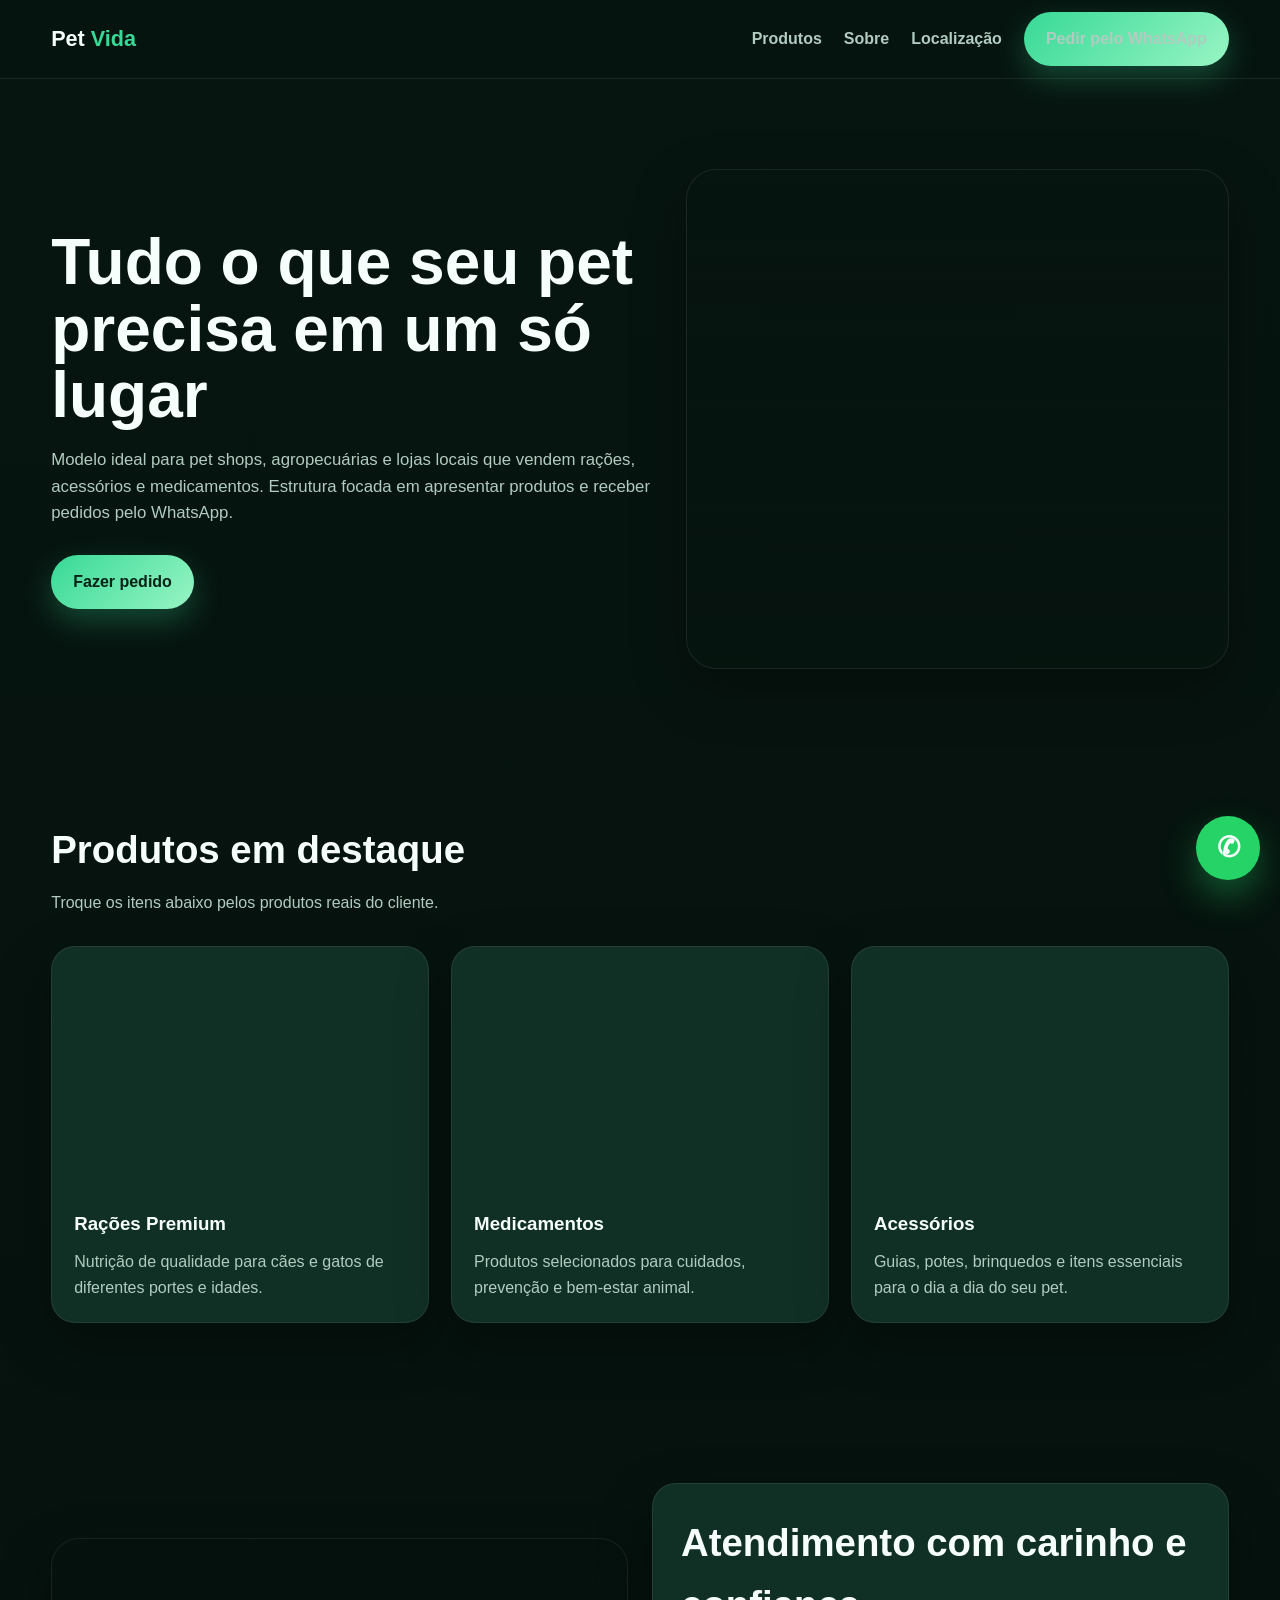
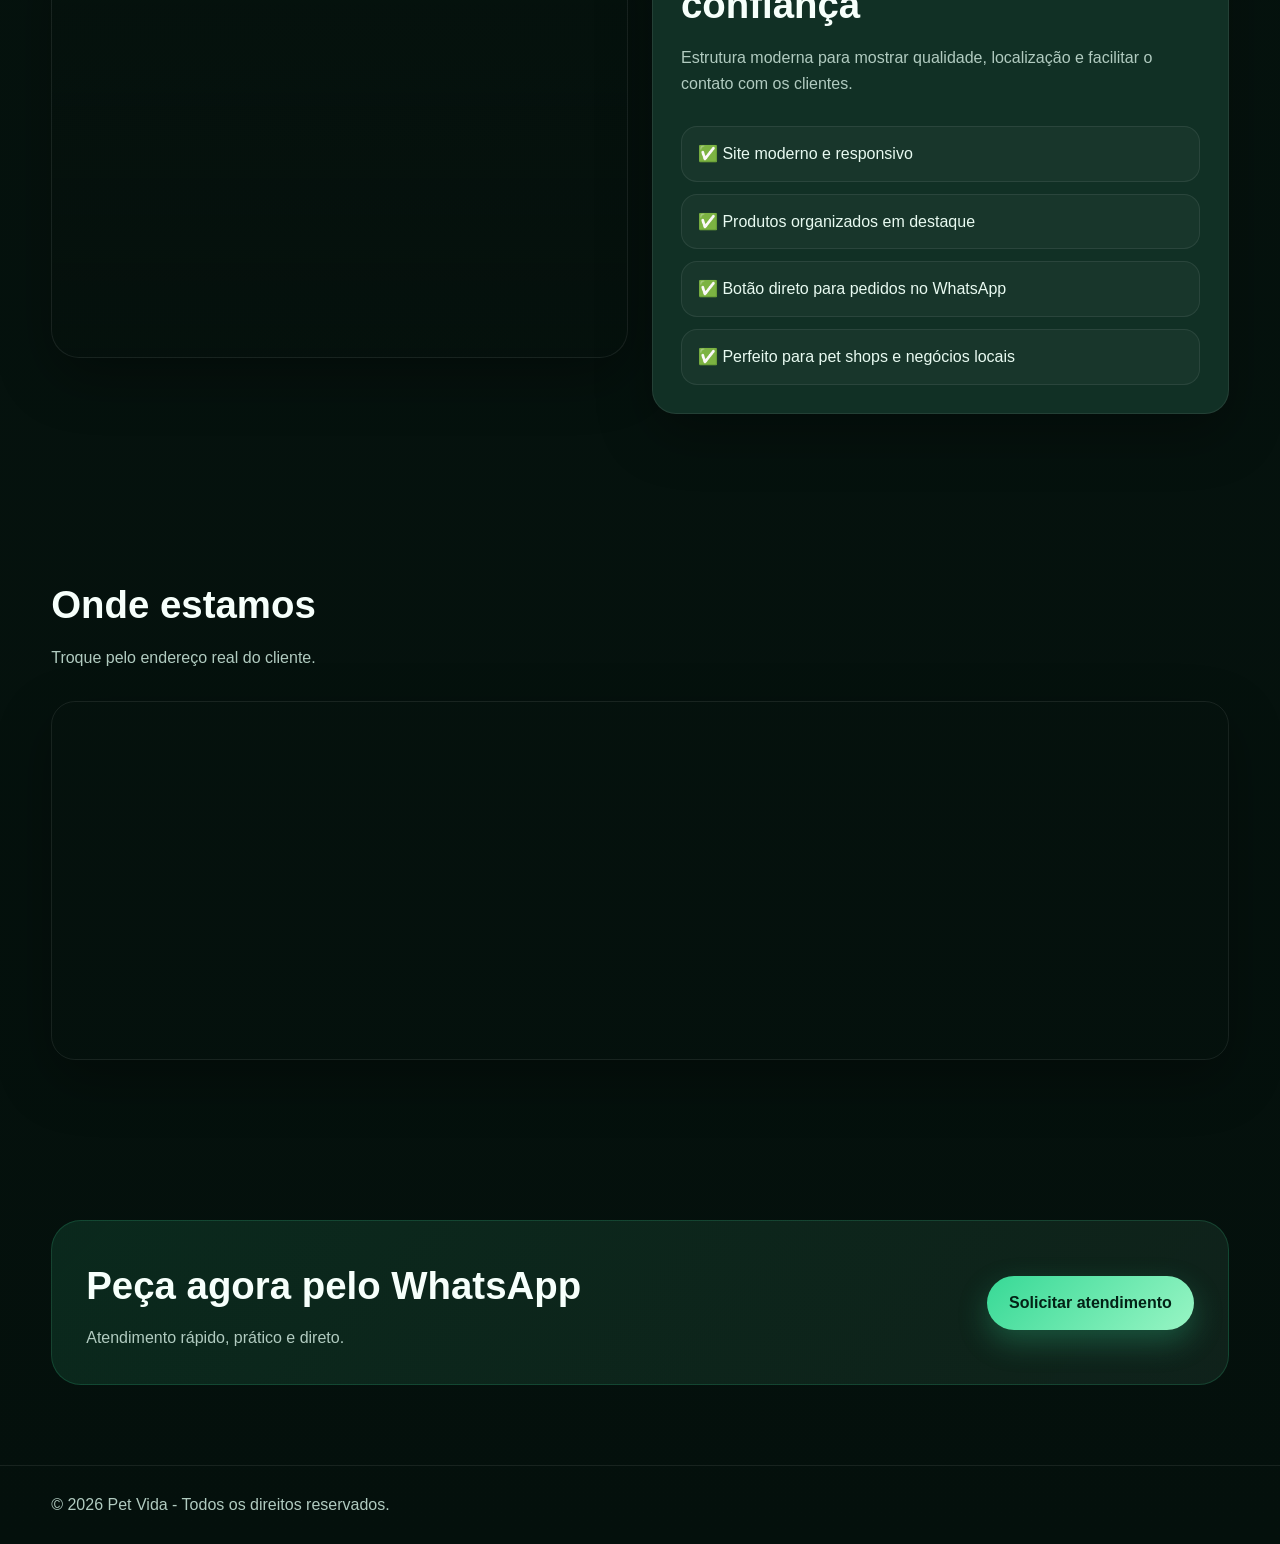
<file: aviario/index.html>
<!DOCTYPE html>
<html lang="pt-BR">
<head>
  <meta charset="UTF-8">
  <meta name="viewport" content="width=device-width, initial-scale=1.0">
  <title>Pet Vida | Produtos e Cuidados para seu Pet</title>
  <meta name="description" content="Pet shop com produtos, medicamentos, rações e atendimento pelo WhatsApp.">
  <style>
    :root{
      --bg:#071510;
      --bg-soft:#0c2018;
      --card:#113025;
      --line:rgba(255,255,255,.08);
      --text:#f6fffb;
      --muted:#b1cbc0;
      --primary:#37d996;
      --primary-2:#98f5c4;
      --radius:24px;
      --max:1200px;
      --shadow:0 20px 55px rgba(0,0,0,.32);
    }

    *{margin:0;padding:0;box-sizing:border-box}
    body{
      font-family:Arial, Helvetica, sans-serif;
      background:linear-gradient(180deg,#071510,#04100c);
      color:var(--text);
      line-height:1.6;
    }
    a{text-decoration:none;color:inherit}
    .container{width:min(92%,var(--max));margin:0 auto}

    .header{
      position:sticky;top:0;z-index:1000;
      background:rgba(7,21,16,.78);
      backdrop-filter:blur(12px);
      border-bottom:1px solid var(--line);
    }

    .nav{
      min-height:78px;
      display:flex;
      align-items:center;
      justify-content:space-between;
      gap:20px;
    }

    .logo{
      font-size:1.35rem;
      font-weight:800;
    }
    .logo span{color:var(--primary)}

    .menu{display:flex;gap:22px;align-items:center}
    .menu a{color:var(--muted);font-weight:600}
    .menu a:hover{color:#fff}

    .btn{
      padding:14px 22px;
      border-radius:999px;
      display:inline-flex;
      align-items:center;
      justify-content:center;
      font-weight:700;
      transition:.3s;
    }

    .btn-primary{
      background:linear-gradient(135deg,var(--primary),var(--primary-2));
      color:#032216;
      box-shadow:0 12px 30px rgba(55,217,150,.28);
    }

    .hero{
      padding:90px 0 70px;
    }

    .hero-grid{
      display:grid;
      grid-template-columns:1.05fr .95fr;
      gap:34px;
      align-items:center;
    }

    .hero h1{
      font-size:clamp(2.4rem,5vw,4.8rem);
      line-height:1.04;
      margin-bottom:18px;
    }

    .hero p{
      color:var(--muted);
      margin-bottom:28px;
      max-width:620px;
      font-size:1.05rem;
    }

    .hero-card{
      min-height:500px;
      border-radius:30px;
      background:
        linear-gradient(rgba(7,21,16,.18), rgba(7,21,16,.5)),
        url('https://images.unsplash.com/photo-1517849845537-4d257902454a?auto=format&fit=crop&w=1200&q=80') center/cover;
      border:1px solid var(--line);
      box-shadow:var(--shadow);
    }

    section{padding:80px 0}
    .section-title{
      font-size:clamp(1.8rem,3vw,3rem);
      margin-bottom:10px;
    }
    .section-subtitle{
      color:var(--muted);
      margin-bottom:30px;
      max-width:720px;
    }

    .grid-3{
      display:grid;
      grid-template-columns:repeat(3,1fr);
      gap:22px;
    }

    .card{
      background:var(--card);
      border:1px solid var(--line);
      border-radius:var(--radius);
      box-shadow:var(--shadow);
      overflow:hidden;
    }

    .card .content{
      padding:22px;
    }

    .card h3{margin-bottom:10px}
    .card p{color:var(--muted)}

    .product-image{
      height:240px;
      background-size:cover;
      background-position:center;
    }

    .about{
      display:grid;
      grid-template-columns:1fr 1fr;
      gap:24px;
      align-items:center;
    }

    .about-photo{
      min-height:420px;
      border-radius:28px;
      background:
        linear-gradient(rgba(6,16,12,.18), rgba(6,16,12,.45)),
        url('https://images.unsplash.com/photo-1450778869180-41d0601e046e?auto=format&fit=crop&w=1200&q=80') center/cover;
      border:1px solid var(--line);
      box-shadow:var(--shadow);
    }

    .about-box{
      background:var(--card);
      border:1px solid var(--line);
      border-radius:var(--radius);
      padding:28px;
      box-shadow:var(--shadow);
    }

    .about-box ul{
      list-style:none;
      margin-top:18px;
      display:grid;
      gap:12px;
    }

    .about-box li{
      padding:14px 16px;
      border-radius:16px;
      border:1px solid var(--line);
      background:rgba(255,255,255,.03);
      color:#e8faf1;
    }

    .map{
      border-radius:24px;
      overflow:hidden;
      border:1px solid var(--line);
      box-shadow:var(--shadow);
    }

    .cta{
      padding:34px;
      background:linear-gradient(135deg, rgba(55,217,150,.12), rgba(152,245,196,.08));
      border:1px solid rgba(55,217,150,.18);
      border-radius:30px;
      display:flex;
      align-items:center;
      justify-content:space-between;
      gap:20px;
      flex-wrap:wrap;
    }

    .footer{
      padding:26px 0;
      border-top:1px solid var(--line);
      color:var(--muted);
    }

    .whatsapp{
      position:fixed;
      right:20px;
      bottom:20px;
      width:64px;height:64px;border-radius:50%;
      background:#25D366;color:#fff;
      display:grid;place-items:center;
      font-size:28px;font-weight:700;
      z-index:999;
      box-shadow:0 16px 35px rgba(37,211,102,.35);
    }

    .mobile-toggle{
      display:none;
      background:none;border:none;color:#fff;
      font-size:1.8rem;cursor:pointer;
    }

    @media (max-width: 980px){
      .hero-grid,.grid-3,.about{grid-template-columns:1fr}
      .hero-card{min-height:360px}
    }

    @media (max-width: 768px){
      .mobile-toggle{display:block}
      .menu{
        display:none;
        position:absolute;
        top:78px;left:0;right:0;
        padding:20px;
        flex-direction:column;
        align-items:flex-start;
        background:#0b1b15;
        border-bottom:1px solid var(--line);
      }
      .menu.active{display:flex}
    }
  </style>
</head>
<body>
  <header class="header">
    <div class="container nav">
      <a href="#" class="logo">Pet <span>Vida</span></a>
      <button class="mobile-toggle" id="mobileToggle">☰</button>
      <nav class="menu" id="menu">
        <a href="#produtos">Produtos</a>
        <a href="#sobre">Sobre</a>
        <a href="#localizacao">Localização</a>
        <a href="https://wa.me/5541992274453" class="btn btn-primary">Pedir pelo WhatsApp</a>
      </nav>
    </div>
  </header>

  <main>
    <section class="hero">
      <div class="container hero-grid">
        <div>
          <h1>Tudo o que seu pet precisa em um só lugar</h1>
          <p>
            Modelo ideal para pet shops, agropecuárias e lojas locais que vendem rações, acessórios e medicamentos.
            Estrutura focada em apresentar produtos e receber pedidos pelo WhatsApp.
          </p>
          <a href="https://wa.me/5541992274453" class="btn btn-primary">Fazer pedido</a>
        </div>
        <div class="hero-card"></div>
      </div>
    </section>

    <section id="produtos">
      <div class="container">
        <h2 class="section-title">Produtos em destaque</h2>
        <p class="section-subtitle">Troque os itens abaixo pelos produtos reais do cliente.</p>

        <div class="grid-3">
          <article class="card">
            <div class="product-image" style="background-image:url('https://images.unsplash.com/photo-1583511655857-d19b40a7a54e?auto=format&fit=crop&w=900&q=80')"></div>
            <div class="content">
              <h3>Rações Premium</h3>
              <p>Nutrição de qualidade para cães e gatos de diferentes portes e idades.</p>
            </div>
          </article>

          <article class="card">
            <div class="product-image" style="background-image:url('https://images.unsplash.com/photo-1548199973-03cce0bbc87b?auto=format&fit=crop&w=900&q=80')"></div>
            <div class="content">
              <h3>Medicamentos</h3>
              <p>Produtos selecionados para cuidados, prevenção e bem-estar animal.</p>
            </div>
          </article>

          <article class="card">
            <div class="product-image" style="background-image:url('https://images.unsplash.com/photo-1583337130417-3346a1be7dee?auto=format&fit=crop&w=900&q=80')"></div>
            <div class="content">
              <h3>Acessórios</h3>
              <p>Guias, potes, brinquedos e itens essenciais para o dia a dia do seu pet.</p>
            </div>
          </article>
        </div>
      </div>
    </section>

    <section id="sobre">
      <div class="container about">
        <div class="about-photo"></div>
        <div class="about-box">
          <h2 class="section-title">Atendimento com carinho e confiança</h2>
          <p class="section-subtitle">
            Estrutura moderna para mostrar qualidade, localização e facilitar o contato com os clientes.
          </p>
          <ul>
            <li>✅ Site moderno e responsivo</li>
            <li>✅ Produtos organizados em destaque</li>
            <li>✅ Botão direto para pedidos no WhatsApp</li>
            <li>✅ Perfeito para pet shops e negócios locais</li>
          </ul>
        </div>
      </div>
    </section>

    <section id="localizacao">
      <div class="container">
        <h2 class="section-title">Onde estamos</h2>
        <p class="section-subtitle">Troque pelo endereço real do cliente.</p>

        <div class="map">
          <iframe
            src="https://www.google.com/maps?q=Joinville%20SC&output=embed"
            width="100%"
            height="350"
            style="border:0"
            loading="lazy">
          </iframe>
        </div>
      </div>
    </section>

    <section>
      <div class="container">
        <div class="cta">
          <div>
            <h2 class="section-title" style="margin-bottom:8px">Peça agora pelo WhatsApp</h2>
            <p class="section-subtitle" style="margin:0">Atendimento rápido, prático e direto.</p>
          </div>
          <a href="https://wa.me/5541992274453" class="btn btn-primary">Solicitar atendimento</a>
        </div>
      </div>
    </section>
  </main>

  <footer class="footer">
    <div class="container">© 2026 Pet Vida - Todos os direitos reservados.</div>
  </footer>

  <a class="whatsapp" href="https://wa.me/5541992274453">✆</a>

  <script>
    const mobileToggle = document.getElementById('mobileToggle');
    const menu = document.getElementById('menu');

    mobileToggle.addEventListener('click', () => {
      menu.classList.toggle('active');
    });
  </script>
</body>
</html>
</file>
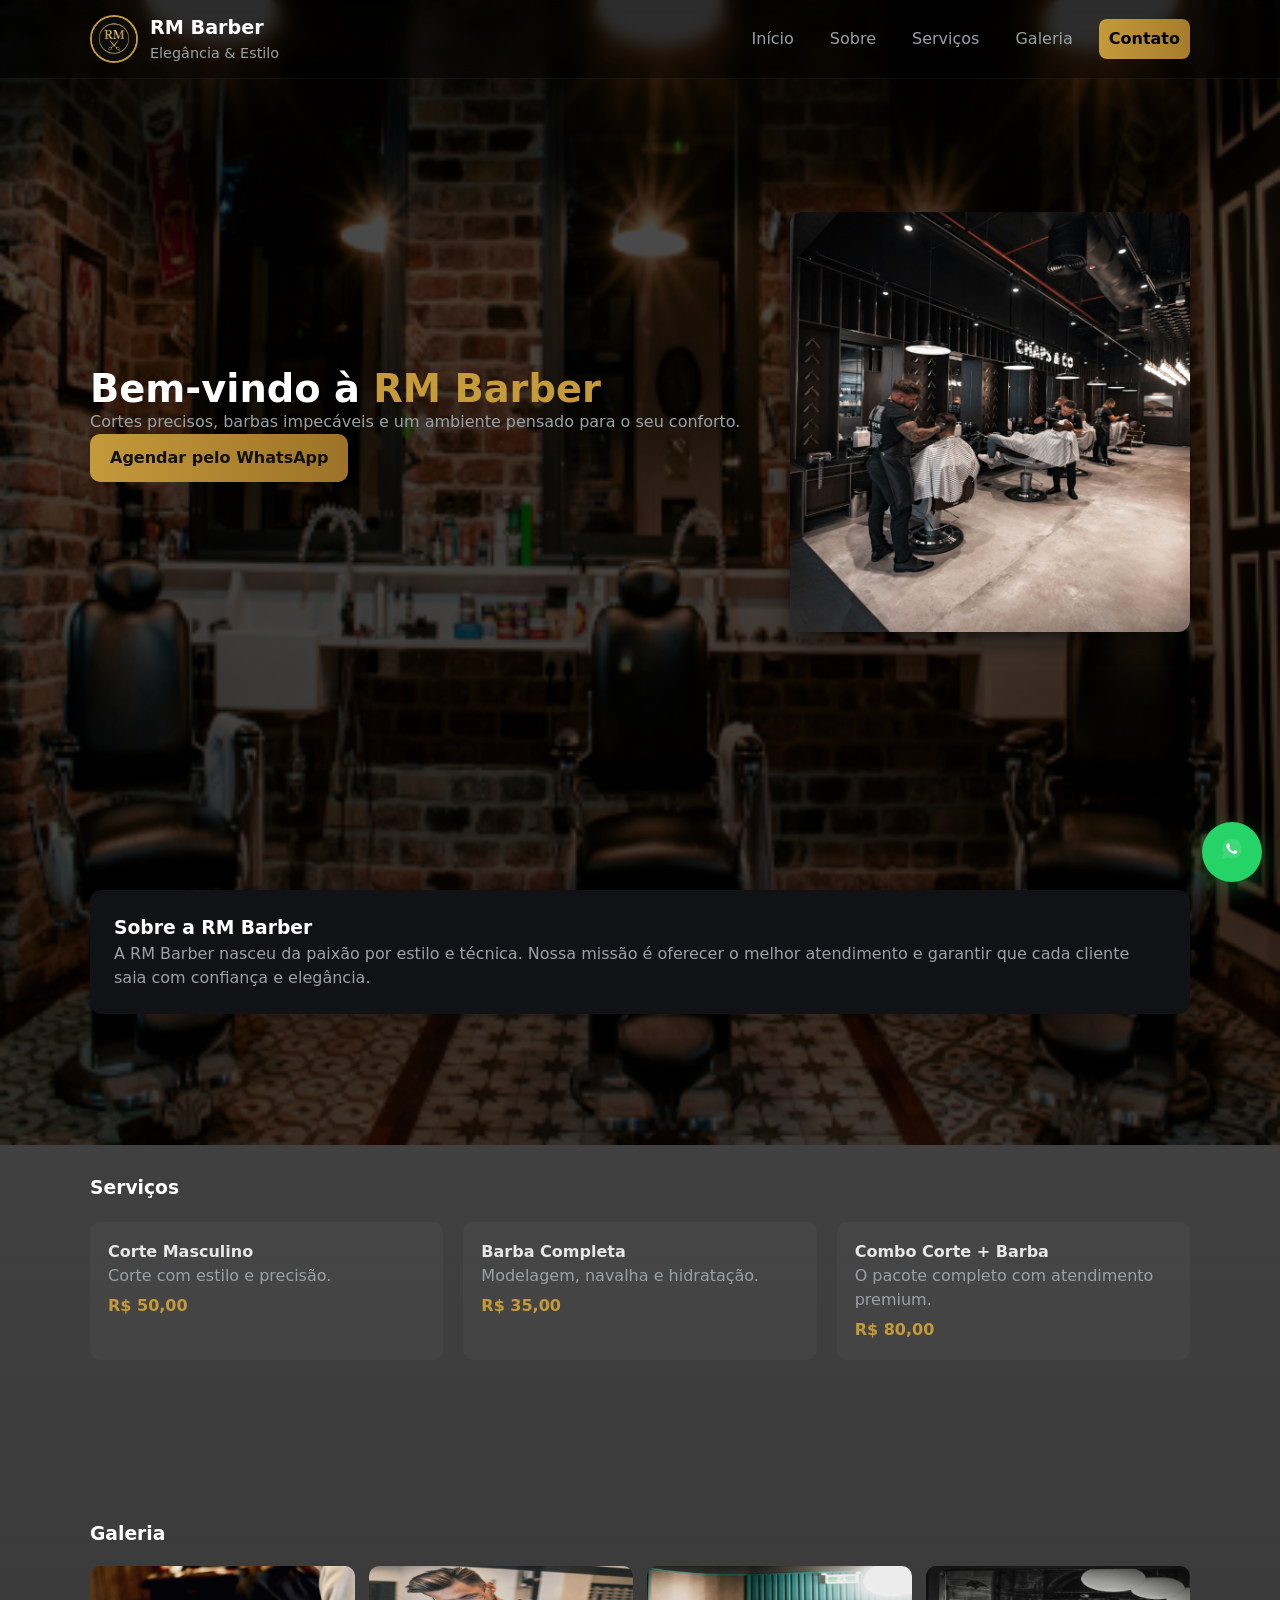
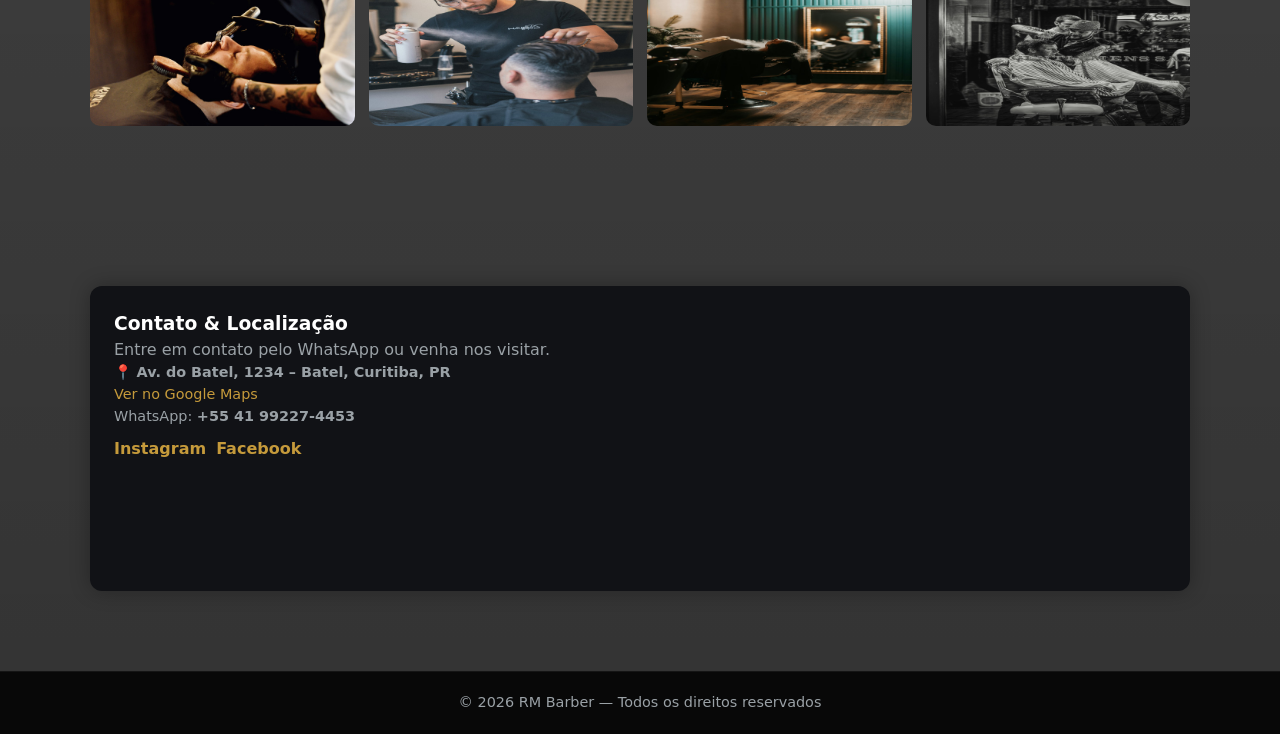
<file: barbearia/index.html>
<!doctype html>
<html lang="pt-BR">
<head>
  <meta charset="utf-8" />
  <meta name="viewport" content="width=device-width,initial-scale=1" />
  <title>RM Barber | Barbearia moderna e elegante</title>
  <meta name="description" content="RM Barber - Barbearia moderna e elegante. Cortes masculinos e barbas impecáveis. Agende seu horário pelo WhatsApp." />
  <meta name="author" content="RM Barber" />
  <link rel="stylesheet" href="css/style.css">
  <link rel="canonical" href="https://yourdomain.com/" />
  <meta name="robots" content="index, follow" />

  <!-- Open Graph / Social preview -->
  <meta property="og:type" content="website" />
  <meta property="og:title" content="RM Barber | Barbearia moderna e elegante" />
  <meta property="og:description" content="Cortes precisos, barbas impecáveis e atendimento premium. Agende pelo WhatsApp." />
  <meta property="og:image" content="img/og-image.png" />
  <meta property="og:url" content="https://yourdomain.com/" />
  <meta property="og:site_name" content="RM Barber" />

  <!-- Twitter / Instagram -->
  <meta name="twitter:card" content="summary_large_image" />
  <meta name="twitter:title" content="RM Barber | Barbearia moderna e elegante" />
  <meta name="twitter:description" content="Cortes precisos, barbas impecáveis e atendimento premium. Agende pelo WhatsApp." />
  <meta name="twitter:image" content="img/og-image.png" />

  <link rel="icon" href="./img/favicon.png" sizes="32x32" />
  <meta name="theme-color" content="#0e0f12" />
</head>

<body>
  <header id="header">
    <div class="container nav-inner">
      <div class="brand">
        <div class="logo" aria-hidden="true"><img src="./img/favicon.png" alt="Logo"></div>
        <div class="brand-text">
          <h1>RM Barber</h1>
          <div class="small">Elegância & Estilo</div>
        </div>
      </div>

      <nav id="nav">
        <a href="#home">Início</a>
        <a href="#sobre">Sobre</a>
        <a href="#servicos">Serviços</a>
        <a href="#galeria">Galeria</a>
        <a href="#contato" class="cta">Contato</a>
      </nav>

      <button id="hamb" class="hamb" aria-label="Menu">☰</button>
    </div>
  </header>

  <main>
    <!-- Seção Hero -->
    <section id="home" class="hero">
      <div class="container hero-grid">
        <div class="intro">
          <h2>Bem-vindo à <span class="accent">RM Barber</span></h2>
          <p class="muted">Cortes precisos, barbas impecáveis e um ambiente pensado para o seu conforto.</p>
          <div class="actions">
            <a class="btn btn-primary" href="https://wa.me/5541992274453" target="_blank" rel="noreferrer">
              Agendar pelo WhatsApp
            </a>
          </div>
        </div>

        <div class="hero-card">
          <img src="img/barbearia.png" alt="Barbeiro trabalhando" loading="lazy" decoding="async" width="600" height="420">
        </div>
      </div>
    </section>

    <!-- Sobre -->
    <section id="sobre">
      <div class="container">
        <article class="card">
          <h3>Sobre a RM Barber</h3>
          <p class="muted">
            A RM Barber nasceu da paixão por estilo e técnica. Nossa missão é oferecer o melhor atendimento e garantir que cada cliente saia com confiança e elegância.
          </p>
        </article>
      </div>
    </section>

    <!-- Serviços -->
    <section id="servicos">
      <div class="container">
        <h3>Serviços</h3>
        <div class="services">
          <div class="service">
            <strong>Corte Masculino</strong>
            <div class="muted">Corte com estilo e precisão.</div>
            <div class="price">R$ 50,00</div>
          </div>
          <div class="service">
            <strong>Barba Completa</strong>
            <div class="muted">Modelagem, navalha e hidratação.</div>
            <div class="price">R$ 35,00</div>
          </div>
          <div class="service">
            <strong>Combo Corte + Barba</strong>
            <div class="muted">O pacote completo com atendimento premium.</div>
            <div class="price">R$ 80,00</div>
          </div>
        </div>
      </div>
    </section>

    <!-- Galeria -->
    <section id="galeria">
      <div class="container">
        <h3>Galeria</h3>
        <div class="gallery-grid">
          <img src="img/corte1.jpg" alt="Corte 1" loading="lazy" decoding="async" />
          <img src="img/corte2.jpg" alt="Corte 2" loading="lazy" decoding="async" />
          <img src="img/corte3.jpg" alt="Corte 3" loading="lazy" decoding="async" />
          <img src="img/corte4.jpg" alt="Corte 4" loading="lazy" decoding="async" />
        </div>
      </div>
    </section>

    <!-- Contato -->
<section id="contato">
  <div class="container">
    <div class="card contact-row">
      <div class="contact-left">
        <h3>Contato & Localização</h3>
        <p class="muted">
          Entre em contato pelo WhatsApp ou venha nos visitar.
        </p>
        <p class="small">
          📍 <strong>Av. do Batel, 1234 – Batel, Curitiba, PR</strong><br>
          <a href="https://www.google.com/maps?q=Av.+do+Batel,+1234,+Curitiba,+PR"
             target="_blank" rel="noreferrer"
             style="color: var(--accent); text-decoration: none;">
            Ver no Google Maps
          </a>
        </p>
        <p class="small">WhatsApp: <strong>+55 41 99227-4453</strong></p>
        <div class="socials">
          <a href="https://instagram.com/rmbarber" target="_blank" rel="noreferrer">Instagram</a>
          <a href="https://facebook.com/rmbarber" target="_blank" rel="noreferrer">Facebook</a>
        </div>
      </div>

      <div class="contact-right">
        <iframe
          title="Mapa RM Barber"
          src="https://www.google.com/maps?q=Av.+do+Batel,+1234,+Curitiba,+PR&output=embed"
          width="100%" height="250"
          style="border:0; border-radius:8px;"
          allowfullscreen="" loading="lazy">
        </iframe>
      </div>
    </div>
  </div>
</section>


    <footer>
      <div class="container small">© <span id="year"></span> RM Barber — Todos os direitos reservados</div>
    </footer>
  </main>

  <!-- Botão fixo do WhatsApp -->
  <div class="whatsapp-fab">
    <a class="whatsapp-btn" href="https://wa.me/5541992274453" target="_blank" rel="noreferrer" aria-label="Agendar pelo WhatsApp">
      <div class="whatsapp-circle" aria-hidden="true">
        <svg xmlns="http://www.w3.org/2000/svg" width="22" height="22" viewBox="0 0 24 24" fill="none">
          <path d="M20.52 3.48A11.9 11.9 0 0 0 12.01.5C6.01.5 1.25 5.27 1.25 11.27c0 1.98.52 3.88 1.5 5.55L.25 23.5l6.9-2.12a11.74 11.74 0 0 0 4.87 1.04c6 0 10.76-4.77 10.76-10.77a11.9 11.9 0 0 0-2.26-6.17z" fill="#fff" opacity="0.12"/>
          <path d="M17.5 14.05c-.3-.15-1.77-.87-2.05-.97-.28-.1-.48-.15-.69.15-.2.3-.8.97-.98 1.17-.18.2-.36.22-.66.07-.3-.15-1.27-.46-2.42-1.48-.9-.8-1.5-1.79-1.68-2.09-.18-.3-.02-.46.14-.61.14-.14.3-.35.45-.52.15-.18.2-.3.3-.5.1-.2 0-.37-.02-.52-.02-.15-.69-1.66-.94-2.27-.25-.6-.5-.52-.69-.53-.18-.01-.39-.01-.6-.01-.2 0-.52.07-.79.37-.27.31-1.04 1.02-1.04 2.48 0 1.47 1.06 2.9 1.21 3.1.15.2 2.1 3.22 5.08 4.45 2.98 1.23 2.98.82 3.52.77.54-.05 1.77-.65 2.02-1.28.25-.63.25-1.17.18-1.28-.07-.11-.28-.2-.58-.35z" fill="#fff"/>
        </svg>
      </div>
    </a>
  </div>

<script src="js/script.js"></script>
</body>
</html>
</file>
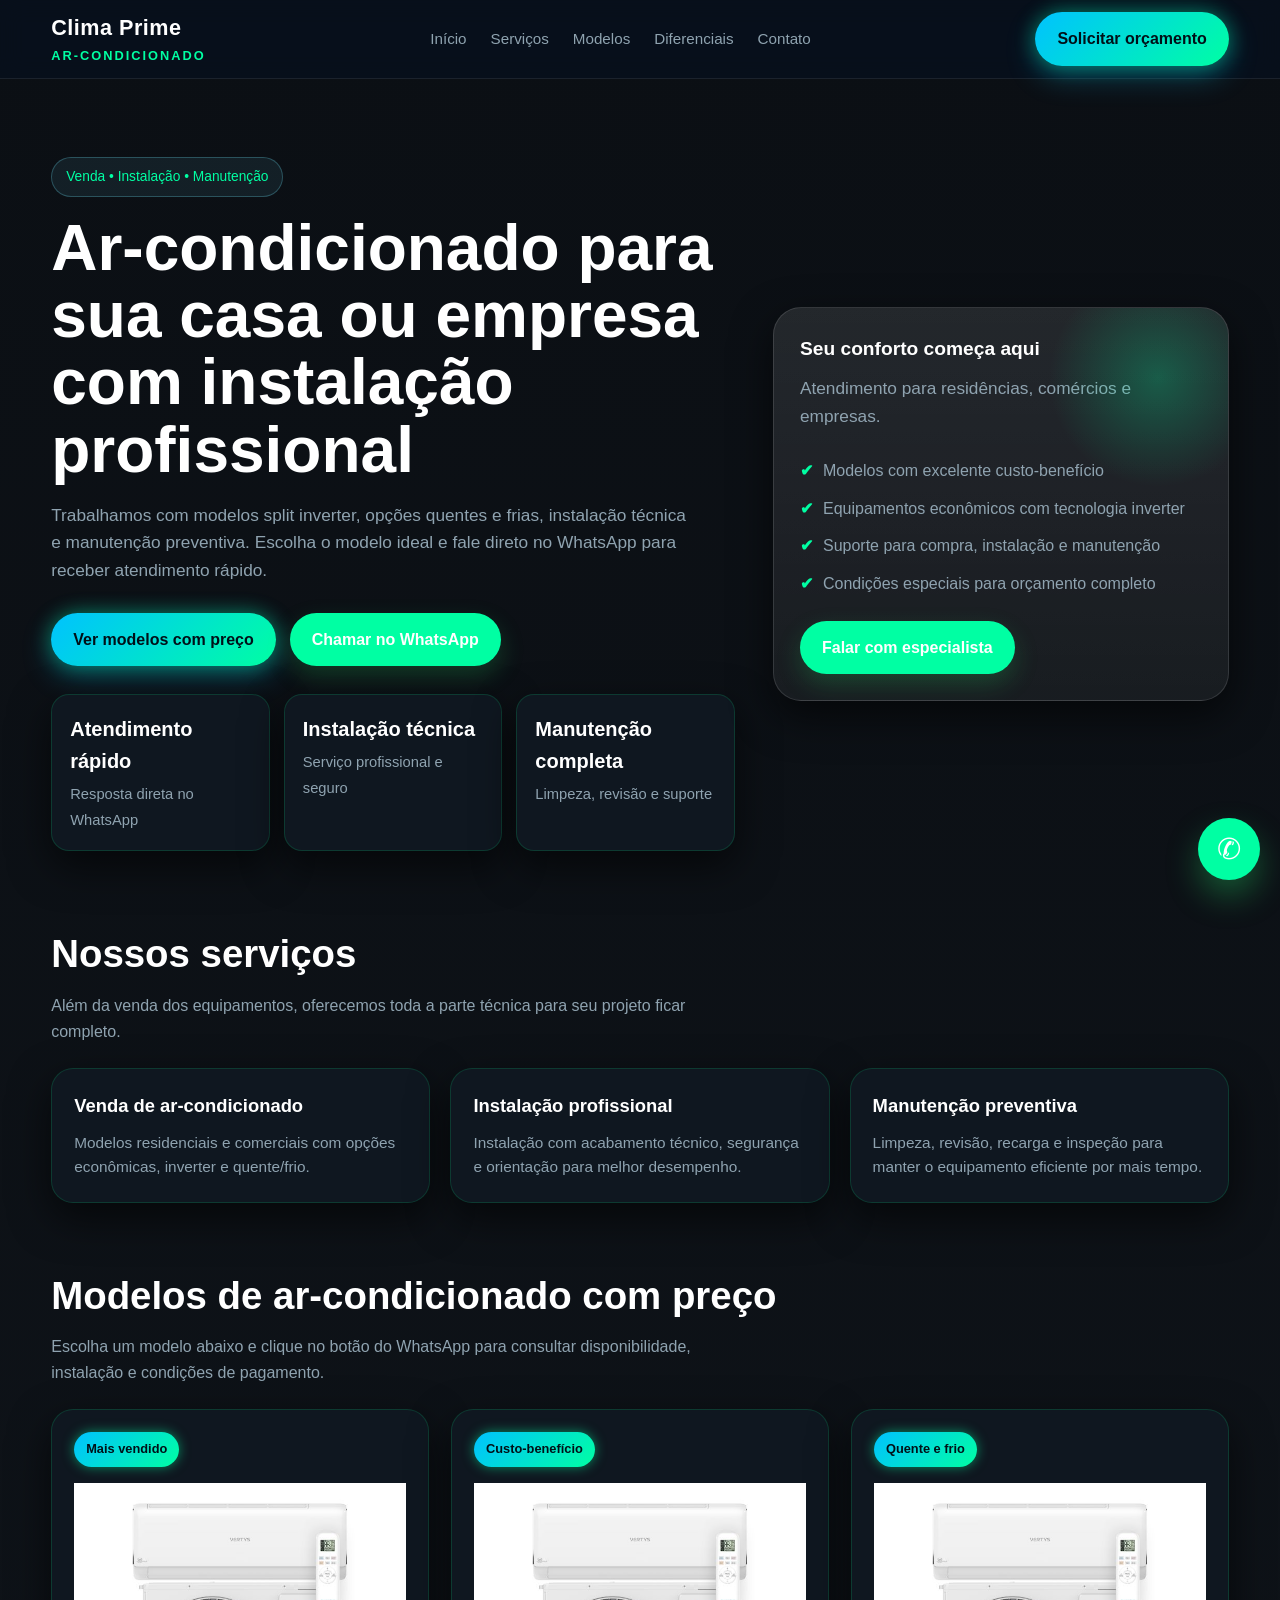
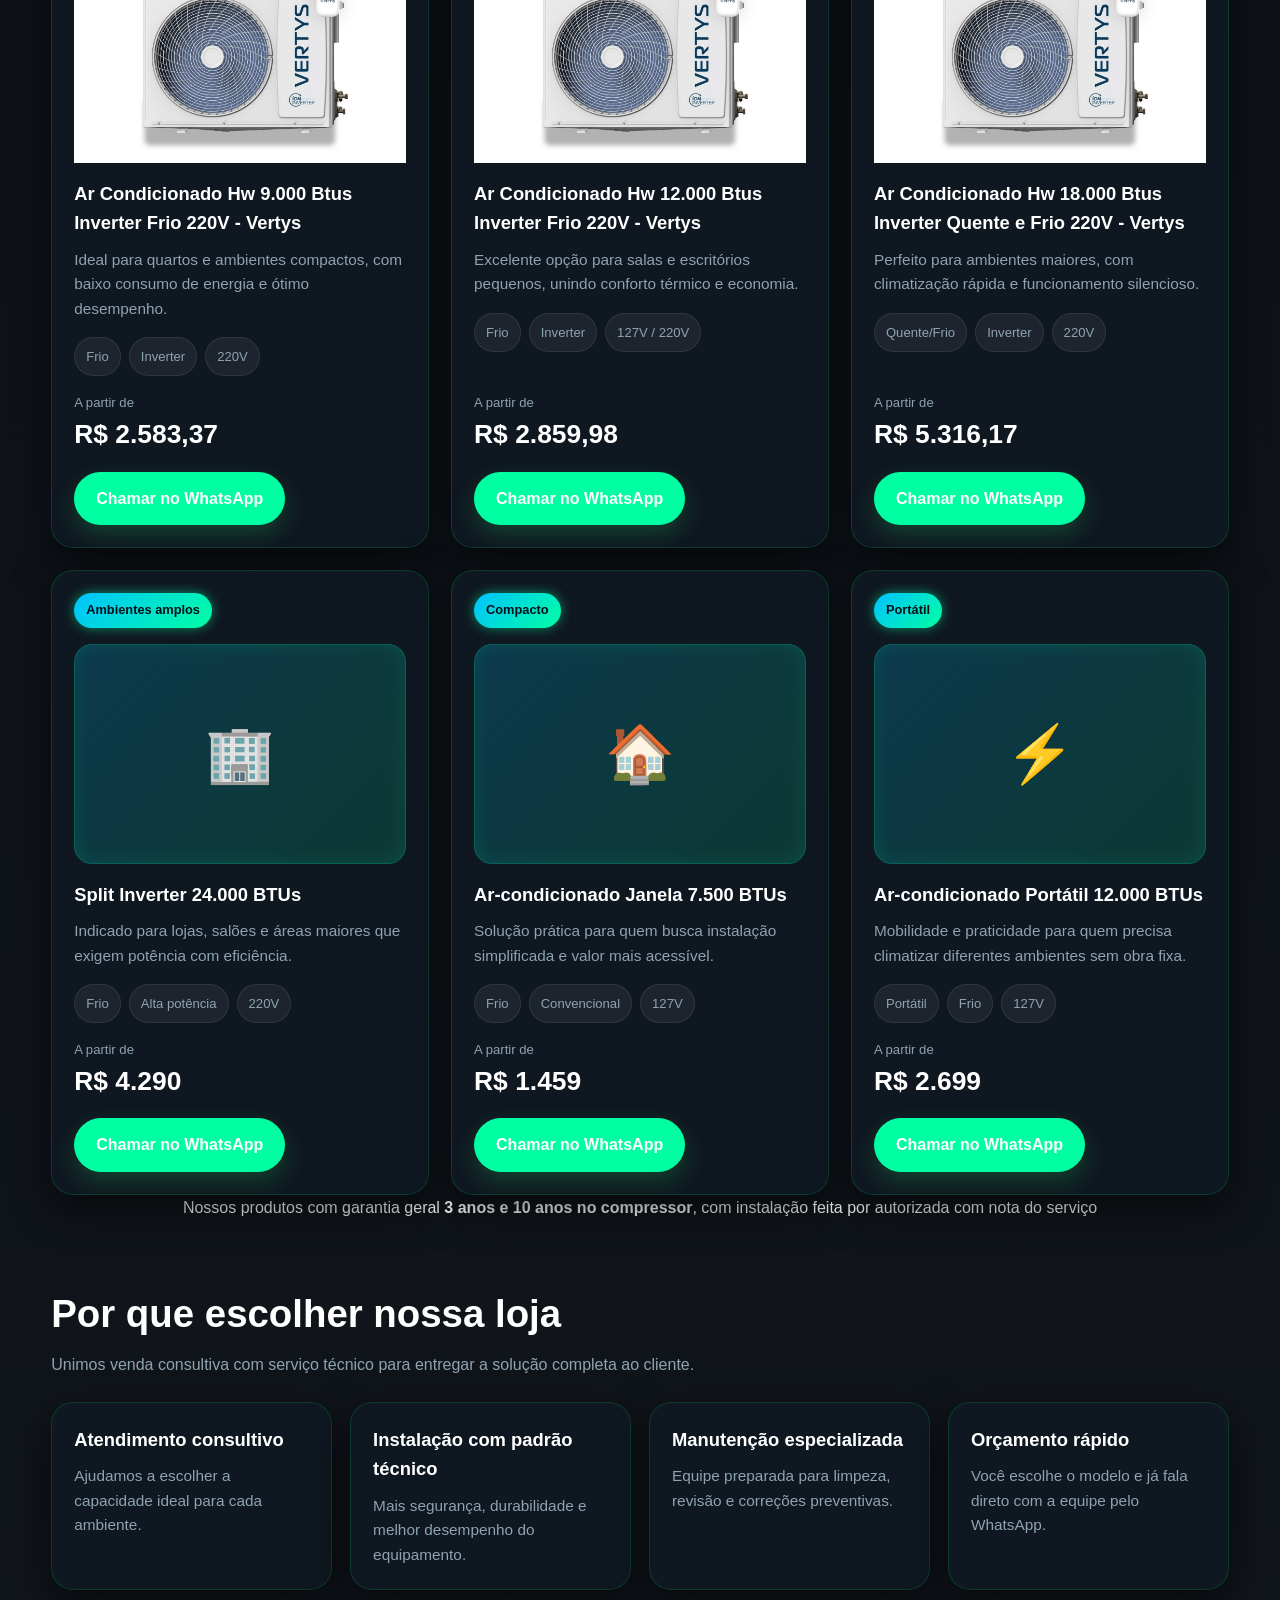
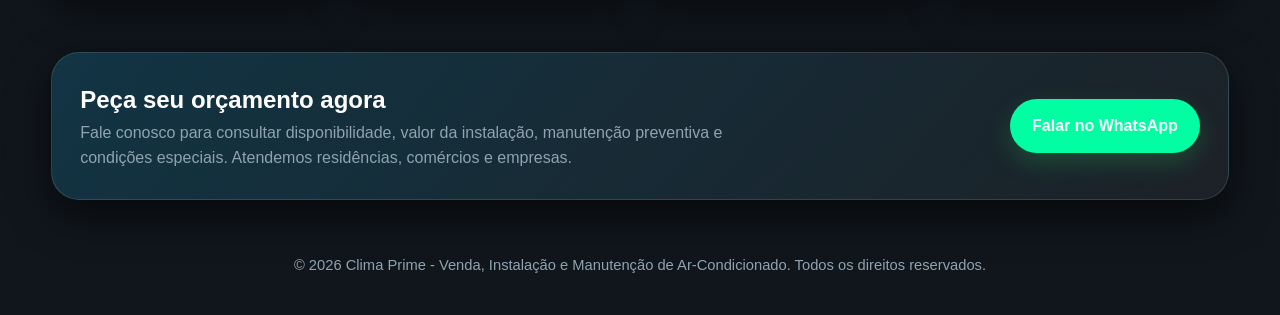
<file: climatizacao/index.html>
<!DOCTYPE html>
<html lang="pt-BR">
<head>
  <meta charset="UTF-8" />
  <meta name="viewport" content="width=device-width, initial-scale=1.0" />
  <title>Clima Prime | Venda, Instalação e Manutenção de Ar-Condicionado</title>
  <meta name="description" content="Loja especializada em venda, instalação e manutenção de ar-condicionado. Confira modelos com preço e atendimento rápido pelo WhatsApp." />
  <link rel="stylesheet" href="css/style.css">
</head>
<body>
  <header class="topbar">
    <div class="container nav">
      <a href="#inicio" class="logo">
        <span>Clima Prime</span>
        <span>Ar-Condicionado</span>
      </a>

      <nav class="menu">
        <a href="#inicio">Início</a>
        <a href="#servicos">Serviços</a>
        <a href="#modelos">Modelos</a>
        <a href="#vantagens">Diferenciais</a>
        <a href="#contato">Contato</a>
      </nav>

      <a class="btn btn-primary" href="https://wa.me/55419922274453?text=Olá!%20Quero%20fazer%20um%20orçamento%20de%20ar-condicionado." target="_blank">Solicitar orçamento</a>
    </div>
  </header>

  <main>
    <section class="hero" id="inicio">
      <div class="container hero-grid">
        <div>
          <span class="tag">Venda • Instalação • Manutenção</span>
          <h1>Ar-condicionado para sua casa ou empresa com instalação profissional</h1>
          <p>
            Trabalhamos com modelos split inverter, opções quentes e frias, instalação técnica e manutenção preventiva.
            Escolha o modelo ideal e fale direto no WhatsApp para receber atendimento rápido.
          </p>

          <div class="hero-actions">
            <a class="btn btn-primary" href="#modelos">Ver modelos com preço</a>
            <a class="btn btn-whats" href="https://wa.me/55419922274453?text=Olá!%20Gostaria%20de%20atendimento%20sobre%20ar-condicionado." target="_blank">Chamar no WhatsApp</a>
          </div>

          <div class="hero-stats">
            <div class="stat">
              <strong>Atendimento rápido</strong>
              <span>Resposta direta no WhatsApp</span>
            </div>
            <div class="stat">
              <strong>Instalação técnica</strong>
              <span>Serviço profissional e seguro</span>
            </div>
            <div class="stat">
              <strong>Manutenção completa</strong>
              <span>Limpeza, revisão e suporte</span>
            </div>
          </div>
        </div>

        <aside class="hero-card">
          <h3>Seu conforto começa aqui</h3>
          <p style="color: var(--muted);">Atendimento para residências, comércios e empresas.</p>
          <ul>
            <li>Modelos com excelente custo-benefício</li>
            <li>Equipamentos econômicos com tecnologia inverter</li>
            <li>Suporte para compra, instalação e manutenção</li>
            <li>Condições especiais para orçamento completo</li>
          </ul>
          <a class="btn btn-whats" href="https://wa.me/55419922274453?text=Olá!%20Quero%20falar%20com%20um%20especialista%20sobre%20ar-condicionado." target="_blank">Falar com especialista</a>
        </aside>
      </div>
    </section>

    <section id="servicos">
      <div class="container">
        <div class="section-head">
          <div>
            <h2>Nossos serviços</h2>
            <p>Além da venda dos equipamentos, oferecemos toda a parte técnica para seu projeto ficar completo.</p>
          </div>
        </div>

        <div class="services">
          <article class="service-card">
            <h3>Venda de ar-condicionado</h3>
            <p>Modelos residenciais e comerciais com opções econômicas, inverter e quente/frio.</p>
          </article>

          <article class="service-card">
            <h3>Instalação profissional</h3>
            <p>Instalação com acabamento técnico, segurança e orientação para melhor desempenho.</p>
          </article>

          <article class="service-card">
            <h3>Manutenção preventiva</h3>
            <p>Limpeza, revisão, recarga e inspeção para manter o equipamento eficiente por mais tempo.</p>
          </article>
        </div>
      </div>
    </section>

    <section id="modelos">
      <div class="container">
        <div class="section-head">
          <div>
            <h2>Modelos de ar-condicionado com preço</h2>
            <p>Escolha um modelo abaixo e clique no botão do WhatsApp para consultar disponibilidade, instalação e condições de pagamento.</p>
          </div>
        </div>

        <div class="catalog">
          <article class="product-card">
            <span class="badge">Mais vendido</span>
           <img src="img/ar-condicionado.jpg" alt="ar-condicionado">
            <div>
              <h3>Ar Condicionado Hw 9.000 Btus Inverter Frio 220V - Vertys</h3>
              <p>Ideal para quartos e ambientes compactos, com baixo consumo de energia e ótimo desempenho.</p>
            </div>
            <div class="product-specs">
              <span>Frio</span>
              <span>Inverter</span>
              <span>220V</span>
            </div>
            <div class="price-box">
              <div class="price">
                <small>A partir de</small>
                <strong>R$ 2.583,37</strong>
              </div>
              <a class="btn btn-whats" target="_blank" href="https://wa.me/55419922274453?text=Olá!%20Tenho%20interesse%20no%20Split%20Inverter%209.000%20BTUs%20de%20R$%201.899.">Chamar no WhatsApp</a>
            </div>
          </article>

          <article class="product-card">
            <span class="badge">Custo-benefício</span>
            <img src="img/ar-condicionado.jpg" alt="ar-condicionado">
            <div>
              <h3>Ar Condicionado Hw 12.000 Btus Inverter Frio 220V - Vertys</h3>
              <p>Excelente opção para salas e escritórios pequenos, unindo conforto térmico e economia.</p>
            </div>
            <div class="product-specs">
              <span>Frio</span>
              <span>Inverter</span>
              <span>127V / 220V</span>
            </div>
            <div class="price-box">
              <div class="price">
                <small>A partir de</small>
                <strong>R$ 2.859,98</strong>
              </div>
              <a class="btn btn-whats" target="_blank" href="https://wa.me/55419922274453?text=Olá!%20Tenho%20interesse%20no%20Split%20Inverter%2012.000%20BTUs%20de%20R$%202.249.">Chamar no WhatsApp</a>
            </div>
          </article>

          <article class="product-card">
            <span class="badge">Quente e frio</span>
            <img src="img/ar-condicionado.jpg" alt="ar-condicionado">
            <div>
              <h3>Ar Condicionado Hw 18.000 Btus Inverter Quente e Frio 220V - Vertys</h3>
              <p>Perfeito para ambientes maiores, com climatização rápida e funcionamento silencioso.</p>
            </div>
            <div class="product-specs">
              <span>Quente/Frio</span>
              <span>Inverter</span>
              <span>220V</span>
            </div>
            <div class="price-box">
              <div class="price">
                <small>A partir de</small>
                <strong>R$ 5.316,17</strong>
              </div>
              <a class="btn btn-whats" target="_blank" href="https://wa.me/55419922274453?text=Olá!%20Tenho%20interesse%20no%20Split%20Inverter%2018.000%20BTUs%20de%20R$%203.189.">Chamar no WhatsApp</a>
            </div>
           </article>

          <article class="product-card">
            <span class="badge">Ambientes amplos</span>
            <div class="product-image">🏢</div>
            <div>
              <h3>Split Inverter 24.000 BTUs</h3>
              <p>Indicado para lojas, salões e áreas maiores que exigem potência com eficiência.</p>
            </div>
            <div class="product-specs">
              <span>Frio</span>
              <span>Alta potência</span>
              <span>220V</span>
            </div>
            <div class="price-box">
              <div class="price">
                <small>A partir de</small>
                <strong>R$ 4.290</strong>
              </div>
              <a class="btn btn-whats" target="_blank" href="https://wa.me/55419922274453?text=Olá!%20Tenho%20interesse%20no%20Split%20Inverter%2024.000%20BTUs%20de%20R$%204.290.">Chamar no WhatsApp</a>
            </div>
          </article>

          <article class="product-card">
            <span class="badge">Compacto</span>
            <div class="product-image">🏠</div>
            <div>
              <h3>Ar-condicionado Janela 7.500 BTUs</h3>
              <p>Solução prática para quem busca instalação simplificada e valor mais acessível.</p>
            </div>
            <div class="product-specs">
              <span>Frio</span>
              <span>Convencional</span>
              <span>127V</span>
            </div>
            <div class="price-box">
              <div class="price">
                <small>A partir de</small>
                <strong>R$ 1.459</strong>
              </div>
              <a class="btn btn-whats" target="_blank" href="https://wa.me/55419922274453?text=Olá!%20Tenho%20interesse%20no%20Ar-condicionado%20Janela%207.500%20BTUs%20de%20R$%201.459.">Chamar no WhatsApp</a>
            </div>
          </article>

          <article class="product-card">
            <span class="badge">Portátil</span>
            <div class="product-image">⚡</div>
            <div>
              <h3>Ar-condicionado Portátil 12.000 BTUs</h3>
              <p>Mobilidade e praticidade para quem precisa climatizar diferentes ambientes sem obra fixa.</p>
            </div>
            <div class="product-specs">
              <span>Portátil</span>
              <span>Frio</span>
              <span>127V</span>
            </div>
            <div class="price-box">
              <div class="price">
                <small>A partir de</small>
                <strong>R$ 2.699</strong>
              </div>
              <a class="btn btn-whats" target="_blank" href="https://wa.me/55419922274453?text=Olá!%20Tenho%20interesse%20no%20Ar-condicionado%20Portátil%2012.000%20BTUs%20de%20R$%202.699.">Chamar no WhatsApp</a>
            </div>
          </article>
        </div>
      </div>
      <p class="legenda">
          Nossos produtos com garantia geral <strong>3 anos e 10 anos no compressor</strong>, com instalação feita por autorizada com nota do serviço
      </p>
    </section>
    

    <section id="vantagens">
      <div class="container">
        <div class="section-head">
          <div>
            <h2>Por que escolher nossa loja</h2>
            <p>Unimos venda consultiva com serviço técnico para entregar a solução completa ao cliente.</p>
          </div>
        </div>

        <div class="why">
          <article class="info-card">
            <h3>Atendimento consultivo</h3>
            <p>Ajudamos a escolher a capacidade ideal para cada ambiente.</p>
          </article>
          <article class="info-card">
            <h3>Instalação com padrão técnico</h3>
            <p>Mais segurança, durabilidade e melhor desempenho do equipamento.</p>
          </article>
          <article class="info-card">
            <h3>Manutenção especializada</h3>
            <p>Equipe preparada para limpeza, revisão e correções preventivas.</p>
          </article>
          <article class="info-card">
            <h3>Orçamento rápido</h3>
            <p>Você escolhe o modelo e já fala direto com a equipe pelo WhatsApp.</p>
          </article>
        </div>
      </div>
    </section>

    <section id="contato">
      <div class="container">
        <div class="contact-box">
          <div>
            <h2>Peça seu orçamento agora</h2>
            <p>
              Fale conosco para consultar disponibilidade, valor da instalação, manutenção preventiva e condições especiais.
              Atendemos residências, comércios e empresas.
            </p>
          </div>
          <a class="btn btn-whats" href="https://wa.me/55419922274453?text=Olá!%20Quero%20um%20orçamento%20completo%20de%20ar-condicionado." target="_blank">Falar no WhatsApp</a>
        </div>
      </div>
    </section>
  </main>

  <footer>
    <div class="container">
      © 2026 Clima Prime - Venda, Instalação e Manutenção de Ar-Condicionado. Todos os direitos reservados.
    </div>
  </footer>

  <a class="floating-whats" href="https://wa.me/55419922274453?text=Olá!%20Vim%20pelo%20site%20e%20quero%20mais%20informações." target="_blank" aria-label="Chamar no WhatsApp">✆</a>
</body>
</html>
</file>
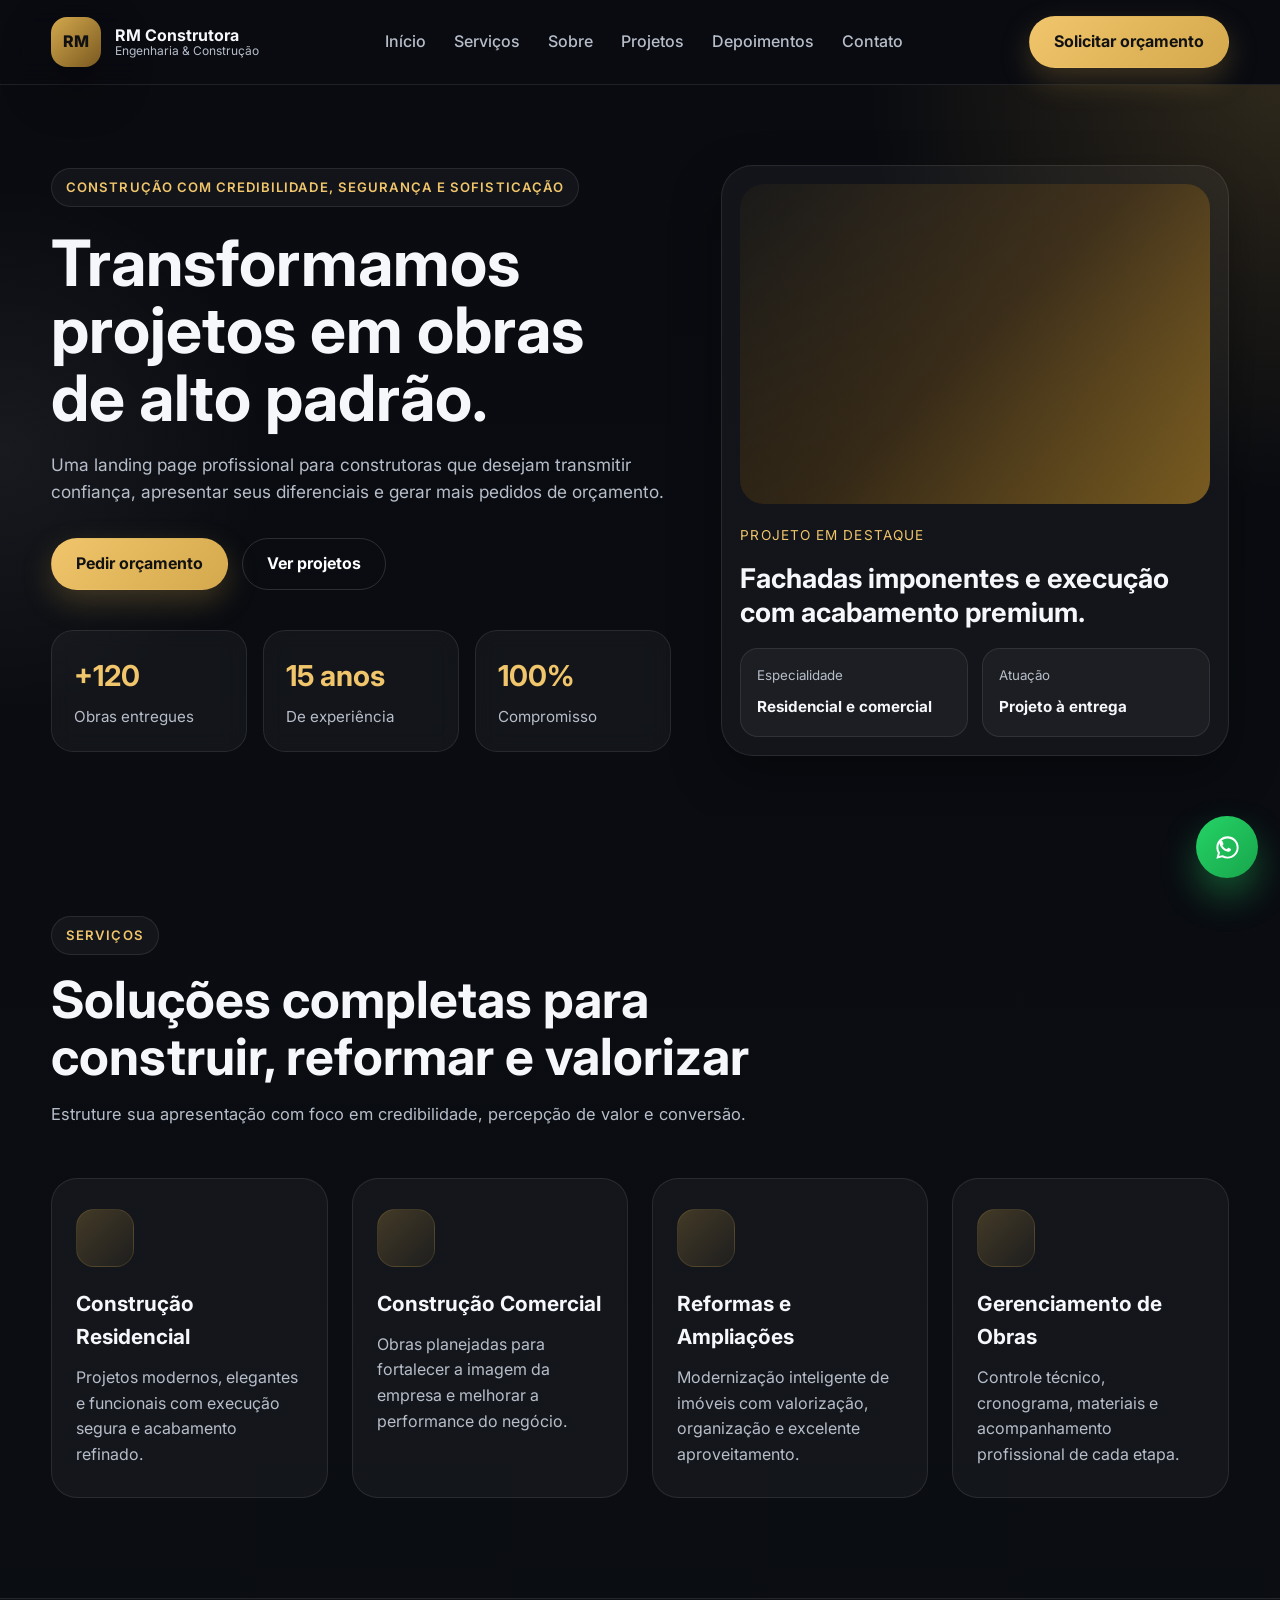
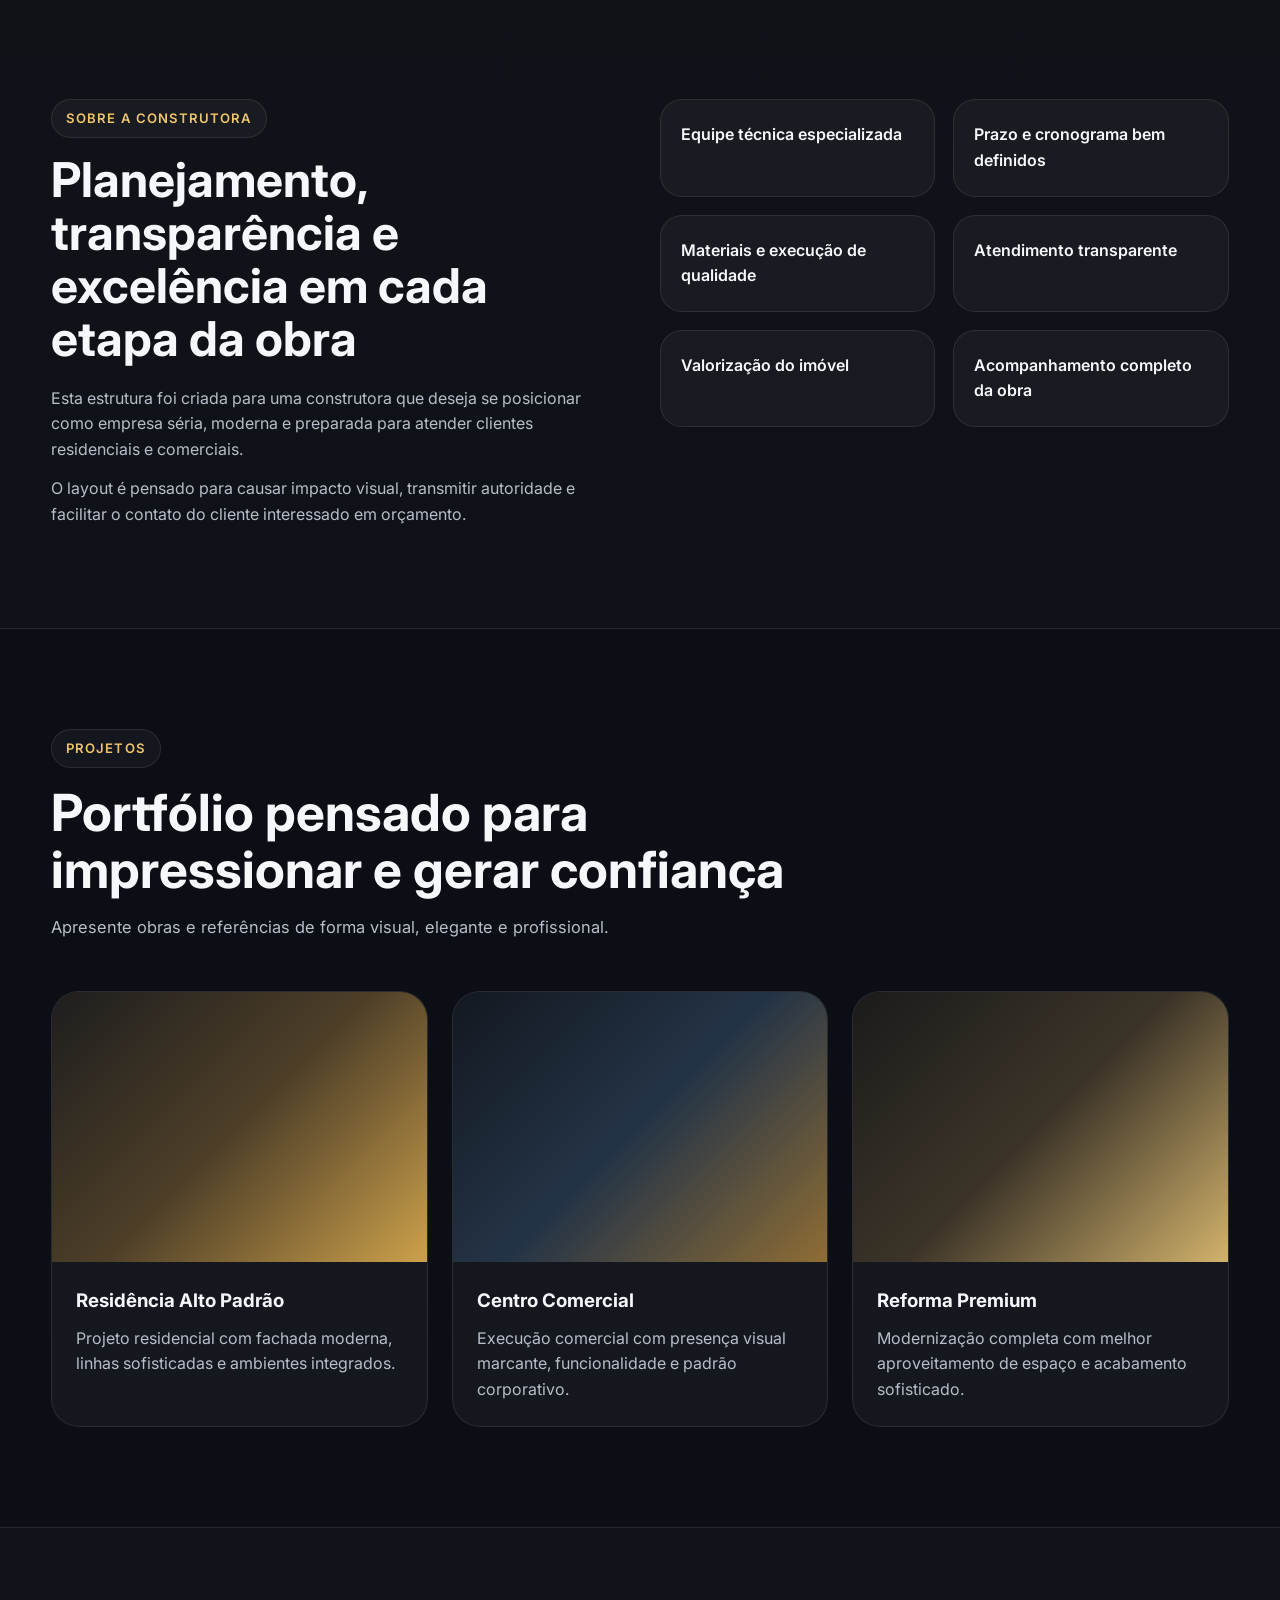
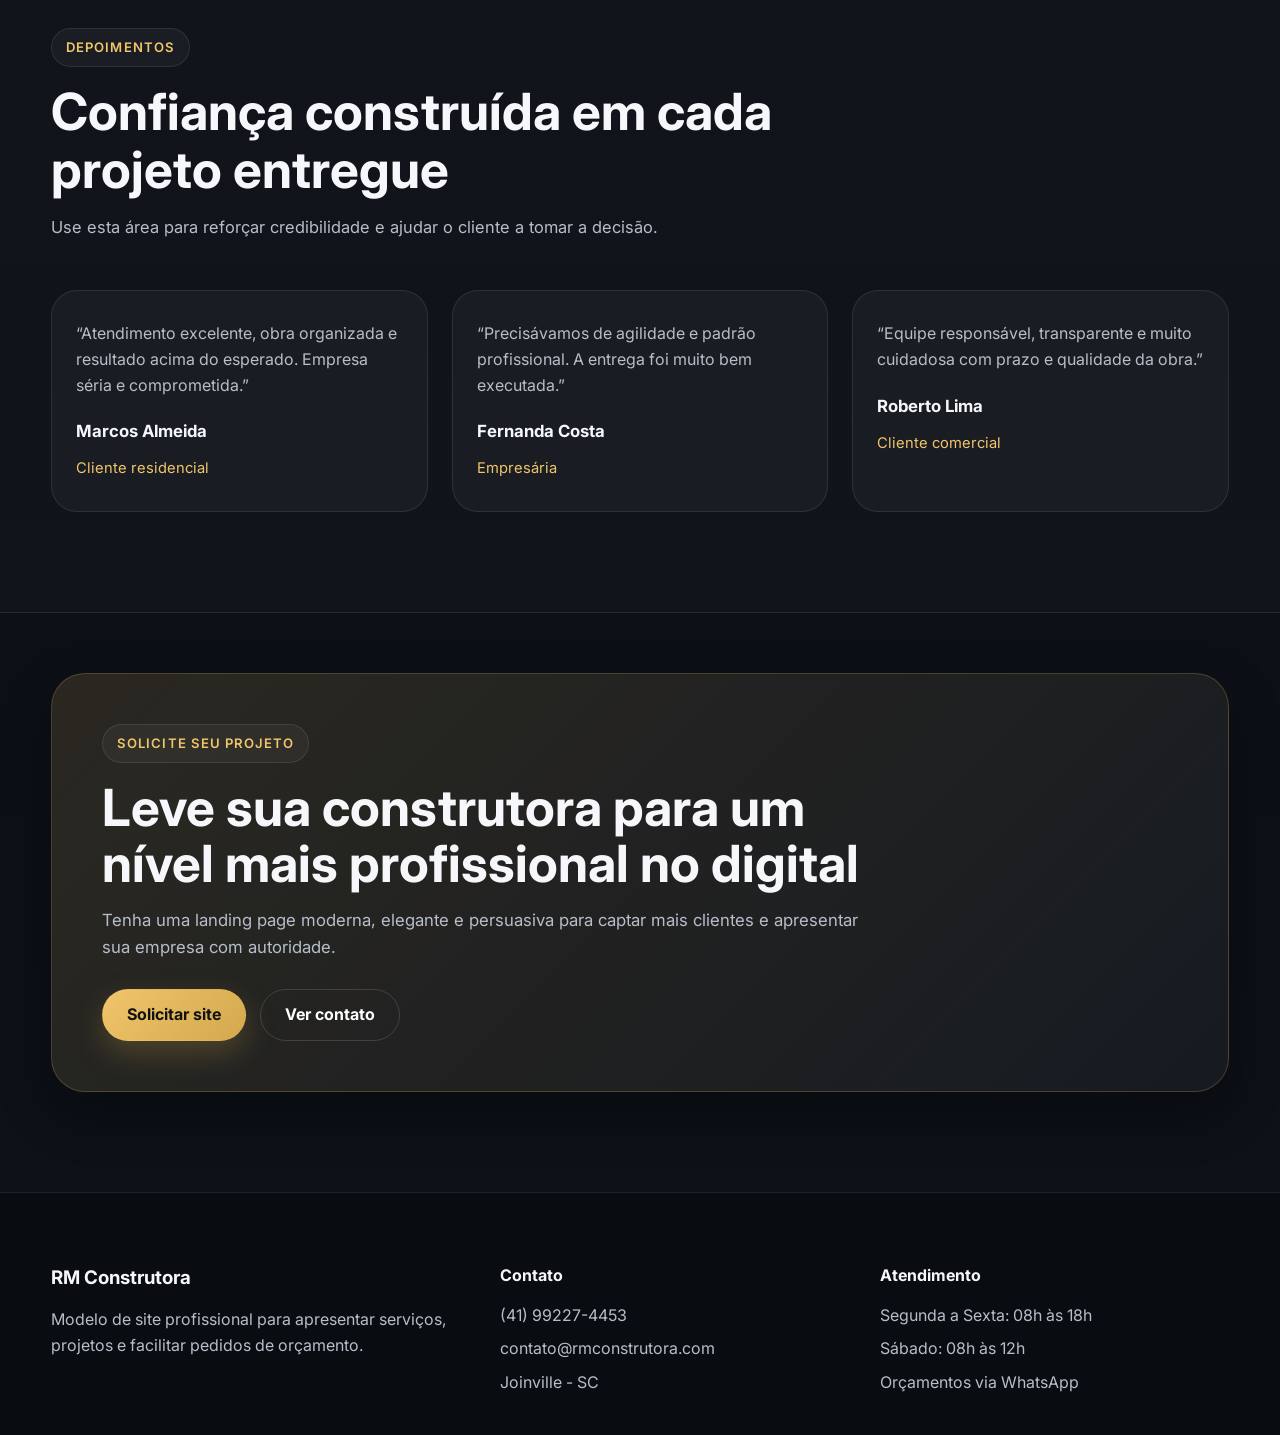
<file: construtora/index.html>
<!DOCTYPE html>
<html lang="pt-BR">
<head>
  <meta charset="UTF-8" />
  <meta name="viewport" content="width=device-width, initial-scale=1.0" />
  <title>RM Construtora | Obras com Qualidade e Alto Padrão</title>
  <meta name="description" content="Landing page profissional para construtora. Apresente seus serviços, projetos e gere mais orçamentos com um site moderno e elegante." />
  <link rel="preconnect" href="https://fonts.googleapis.com">
  <link rel="preconnect" href="https://fonts.gstatic.com" crossorigin>
  <link href="https://fonts.googleapis.com/css2?family=Inter:wght@400;500;600;700;800&display=swap" rel="stylesheet">
  <link rel="stylesheet" href="css/style.css" />
</head>
<body>

  <header class="header" id="header">
    <div class="container nav">
      <a href="#inicio" class="logo">
        <span class="logo-mark">RM</span>
        <div class="logo-text">
          <strong>RM Construtora</strong>
          <small>Engenharia & Construção</small>
        </div>
      </a>

      <nav class="menu" id="menu">
        <a href="#inicio">Início</a>
        <a href="#servicos">Serviços</a>
        <a href="#sobre">Sobre</a>
        <a href="#projetos">Projetos</a>
        <a href="#depoimentos">Depoimentos</a>
        <a href="#contato">Contato</a>
      </nav>

      <a href="https://wa.me/55419922274453" class="btn btn-gold desktop-btn" target="_blank">
        Solicitar orçamento
      </a>

      <button class="menu-toggle" id="menuToggle" aria-label="Abrir menu">
        <span></span>
        <span></span>
        <span></span>
      </button>
    </div>
  </header>

  <main>
    <section class="hero" id="inicio">
      <div class="hero-overlay"></div>
      <div class="container hero-grid">
        <div class="hero-content reveal">
          <span class="tag">Construção com credibilidade, segurança e sofisticação</span>
          <h1>Transformamos projetos em obras de alto padrão.</h1>
          <p>
            Uma landing page profissional para construtoras que desejam transmitir confiança,
            apresentar seus diferenciais e gerar mais pedidos de orçamento.
          </p>

          <div class="hero-actions">
            <a href="https://wa.me/55419922274453" class="btn btn-gold" target="_blank">Pedir orçamento</a>
            <a href="#projetos" class="btn btn-outline">Ver projetos</a>
          </div>

          <div class="hero-stats">
            <div class="stat-card">
              <h3>+120</h3>
              <p>Obras entregues</p>
            </div>
            <div class="stat-card">
              <h3>15 anos</h3>
              <p>De experiência</p>
            </div>
            <div class="stat-card">
              <h3>100%</h3>
              <p>Compromisso</p>
            </div>
          </div>
        </div>

        <div class="hero-visual reveal delay-1">
          <div class="hero-card">
            <div class="hero-image"></div>
            <div class="hero-info">
              <span>Projeto em destaque</span>
              <h3>Fachadas imponentes e execução com acabamento premium.</h3>
              <div class="hero-mini-grid">
                <div>
                  <small>Especialidade</small>
                  <strong>Residencial e comercial</strong>
                </div>
                <div>
                  <small>Atuação</small>
                  <strong>Projeto à entrega</strong>
                </div>
              </div>
            </div>
          </div>
        </div>
      </div>
    </section>

    <section class="section" id="servicos">
      <div class="container">
        <div class="section-head reveal">
          <span class="section-tag">Serviços</span>
          <h2>Soluções completas para construir, reformar e valorizar</h2>
          <p>
            Estruture sua apresentação com foco em credibilidade, percepção de valor e conversão.
          </p>
        </div>

        <div class="services-grid">
          <article class="service-card reveal">
            <div class="icon-box"></div>
            <h3>Construção Residencial</h3>
            <p>Projetos modernos, elegantes e funcionais com execução segura e acabamento refinado.</p>
          </article>

          <article class="service-card reveal delay-1">
            <div class="icon-box"></div>
            <h3>Construção Comercial</h3>
            <p>Obras planejadas para fortalecer a imagem da empresa e melhorar a performance do negócio.</p>
          </article>

          <article class="service-card reveal delay-2">
            <div class="icon-box"></div>
            <h3>Reformas e Ampliações</h3>
            <p>Modernização inteligente de imóveis com valorização, organização e excelente aproveitamento.</p>
          </article>

          <article class="service-card reveal delay-3">
            <div class="icon-box"></div>
            <h3>Gerenciamento de Obras</h3>
            <p>Controle técnico, cronograma, materiais e acompanhamento profissional de cada etapa.</p>
          </article>
        </div>
      </div>
    </section>

    <section class="section section-dark" id="sobre">
      <div class="container about-grid">
        <div class="about-content reveal">
          <span class="section-tag">Sobre a construtora</span>
          <h2>Planejamento, transparência e excelência em cada etapa da obra</h2>
          <p>
            Esta estrutura foi criada para uma construtora que deseja se posicionar como empresa séria,
            moderna e preparada para atender clientes residenciais e comerciais.
          </p>
          <p>
            O layout é pensado para causar impacto visual, transmitir autoridade e facilitar o contato
            do cliente interessado em orçamento.
          </p>
        </div>

        <div class="about-list">
          <div class="about-item reveal">Equipe técnica especializada</div>
          <div class="about-item reveal delay-1">Prazo e cronograma bem definidos</div>
          <div class="about-item reveal delay-2">Materiais e execução de qualidade</div>
          <div class="about-item reveal delay-3">Atendimento transparente</div>
          <div class="about-item reveal">Valorização do imóvel</div>
          <div class="about-item reveal delay-1">Acompanhamento completo da obra</div>
        </div>
      </div>
    </section>

    <section class="section" id="projetos">
      <div class="container">
        <div class="section-head reveal">
          <span class="section-tag">Projetos</span>
          <h2>Portfólio pensado para impressionar e gerar confiança</h2>
          <p>Apresente obras e referências de forma visual, elegante e profissional.</p>
        </div>

        <div class="projects-grid">
          <article class="project-card reveal">
            <div class="project-image project-image-1"></div>
            <div class="project-info">
              <h3>Residência Alto Padrão</h3>
              <p>Projeto residencial com fachada moderna, linhas sofisticadas e ambientes integrados.</p>
            </div>
          </article>

          <article class="project-card reveal delay-1">
            <div class="project-image project-image-2"></div>
            <div class="project-info">
              <h3>Centro Comercial</h3>
              <p>Execução comercial com presença visual marcante, funcionalidade e padrão corporativo.</p>
            </div>
          </article>

          <article class="project-card reveal delay-2">
            <div class="project-image project-image-3"></div>
            <div class="project-info">
              <h3>Reforma Premium</h3>
              <p>Modernização completa com melhor aproveitamento de espaço e acabamento sofisticado.</p>
            </div>
          </article>
        </div>
      </div>
    </section>

    <section class="section section-dark" id="depoimentos">
      <div class="container">
        <div class="section-head reveal">
          <span class="section-tag">Depoimentos</span>
          <h2>Confiança construída em cada projeto entregue</h2>
          <p>Use esta área para reforçar credibilidade e ajudar o cliente a tomar a decisão.</p>
        </div>

        <div class="testimonials-grid">
          <article class="testimonial-card reveal">
            <p>
              “Atendimento excelente, obra organizada e resultado acima do esperado. Empresa séria e comprometida.”
            </p>
            <h4>Marcos Almeida</h4>
            <span>Cliente residencial</span>
          </article>

          <article class="testimonial-card reveal delay-1">
            <p>
              “Precisávamos de agilidade e padrão profissional. A entrega foi muito bem executada.”
            </p>
            <h4>Fernanda Costa</h4>
            <span>Empresária</span>
          </article>

          <article class="testimonial-card reveal delay-2">
            <p>
              “Equipe responsável, transparente e muito cuidadosa com prazo e qualidade da obra.”
            </p>
            <h4>Roberto Lima</h4>
            <span>Cliente comercial</span>
          </article>
        </div>
      </div>
    </section>

    <section class="section cta-section">
      <div class="container">
        <div class="cta-box reveal">
          <span class="section-tag">Solicite seu projeto</span>
          <h2>Leve sua construtora para um nível mais profissional no digital</h2>
          <p>
            Tenha uma landing page moderna, elegante e persuasiva para captar mais clientes e apresentar sua empresa com autoridade.
          </p>
          <div class="cta-actions">
            <a href="https://wa.me/55419922274453" class="btn btn-gold" target="_blank">Solicitar site</a>
            <a href="#contato" class="btn btn-outline">Ver contato</a>
          </div>
        </div>
      </div>
    </section>
  </main>

  <footer class="footer" id="contato">
    <div class="container footer-grid">
      <div class="footer-col reveal">
        <h3>RM Construtora</h3>
        <p>
          Modelo de site profissional para apresentar serviços, projetos e facilitar pedidos de orçamento.
        </p>
      </div>

      <div class="footer-col reveal delay-1">
        <h4>Contato</h4>
        <ul>
          <li>(41) 99227-4453</li>
          <li>contato@rmconstrutora.com</li>
          <li>Joinville - SC</li>
        </ul>
      </div>

      <div class="footer-col reveal delay-2">
        <h4>Atendimento</h4>
        <ul>
          <li>Segunda a Sexta: 08h às 18h</li>
          <li>Sábado: 08h às 12h</li>
          <li>Orçamentos via WhatsApp</li>
        </ul>
      </div>
    </div>
  </footer>

  <a href="https://wa.me/55419922274453" class="whatsapp-float" target="_blank" aria-label="WhatsApp">
    <svg viewBox="0 0 32 32" fill="currentColor">
      <path d="M19.11 17.2c-.29-.14-1.71-.84-1.98-.93-.27-.1-.46-.14-.66.14-.19.29-.76.93-.93 1.12-.17.19-.35.22-.64.08-.29-.14-1.23-.45-2.34-1.43-.86-.77-1.44-1.72-1.61-2.01-.17-.29-.02-.45.12-.59.13-.13.29-.35.44-.52.14-.17.19-.29.29-.48.1-.19.05-.36-.02-.5-.07-.14-.66-1.59-.9-2.18-.24-.57-.49-.49-.66-.5h-.57c-.19 0-.5.07-.76.36-.26.29-1 1-1 2.44 0 1.43 1.03 2.82 1.17 3.01.14.19 2.03 3.1 4.92 4.35.69.29 1.23.46 1.65.59.69.22 1.31.19 1.8.12.55-.08 1.71-.7 1.95-1.37.24-.67.24-1.24.17-1.37-.08-.12-.27-.19-.57-.33zM16.02 4.5c-6.34 0-11.5 5.13-11.5 11.45 0 2.02.54 4 1.56 5.74L4.5 27.5l5.97-1.56a11.5 11.5 0 0 0 5.55 1.42h.01c6.34 0 11.48-5.13 11.48-11.45 0-3.07-1.2-5.95-3.37-8.12A11.4 11.4 0 0 0 16.02 4.5zm0 20.93h-.01a9.45 9.45 0 0 1-4.81-1.31l-.34-.2-3.54.93.95-3.45-.22-.35a9.38 9.38 0 0 1-1.45-5.01c0-5.2 4.24-9.43 9.45-9.43 2.52 0 4.89.98 6.67 2.76a9.35 9.35 0 0 1 2.77 6.66c0 5.21-4.24 9.44-9.47 9.44z"/>
    </svg>
  </a>

  <script src="js/script.js"></script>
</body>
</html>
</file>
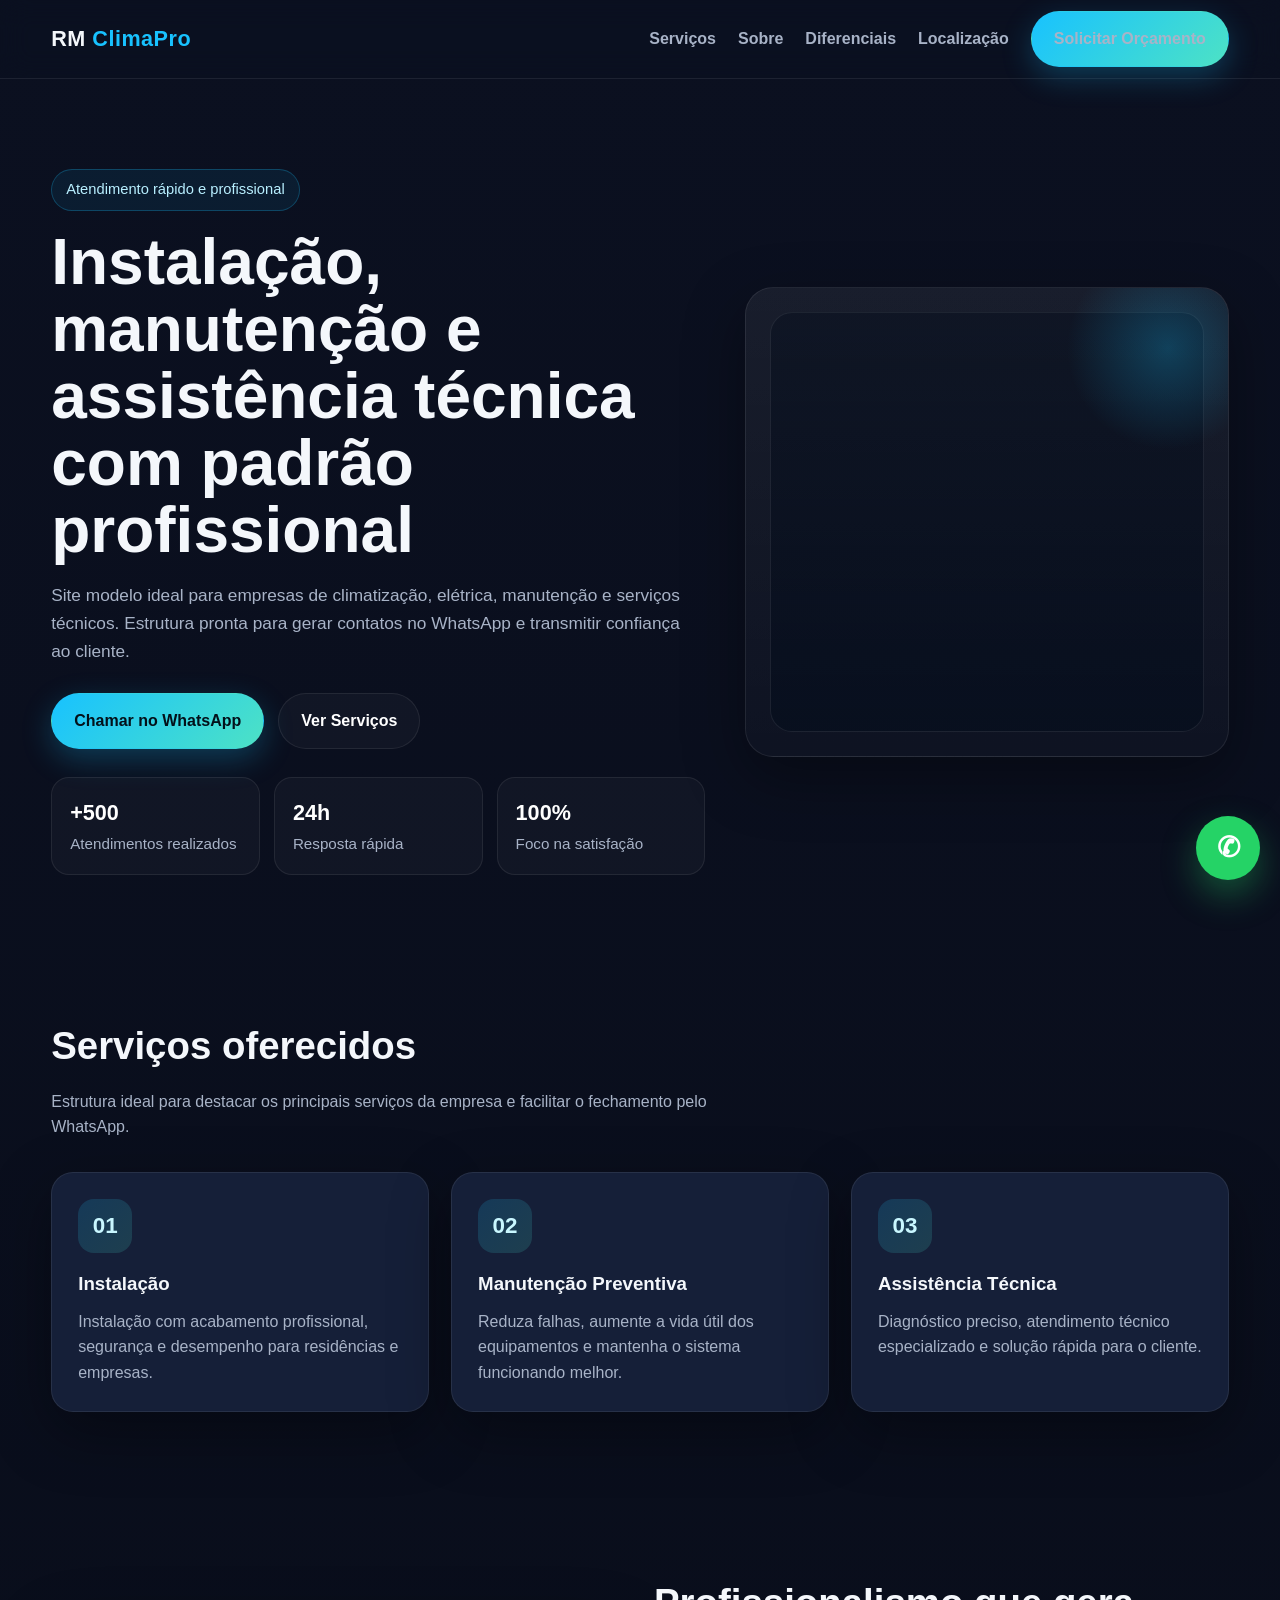
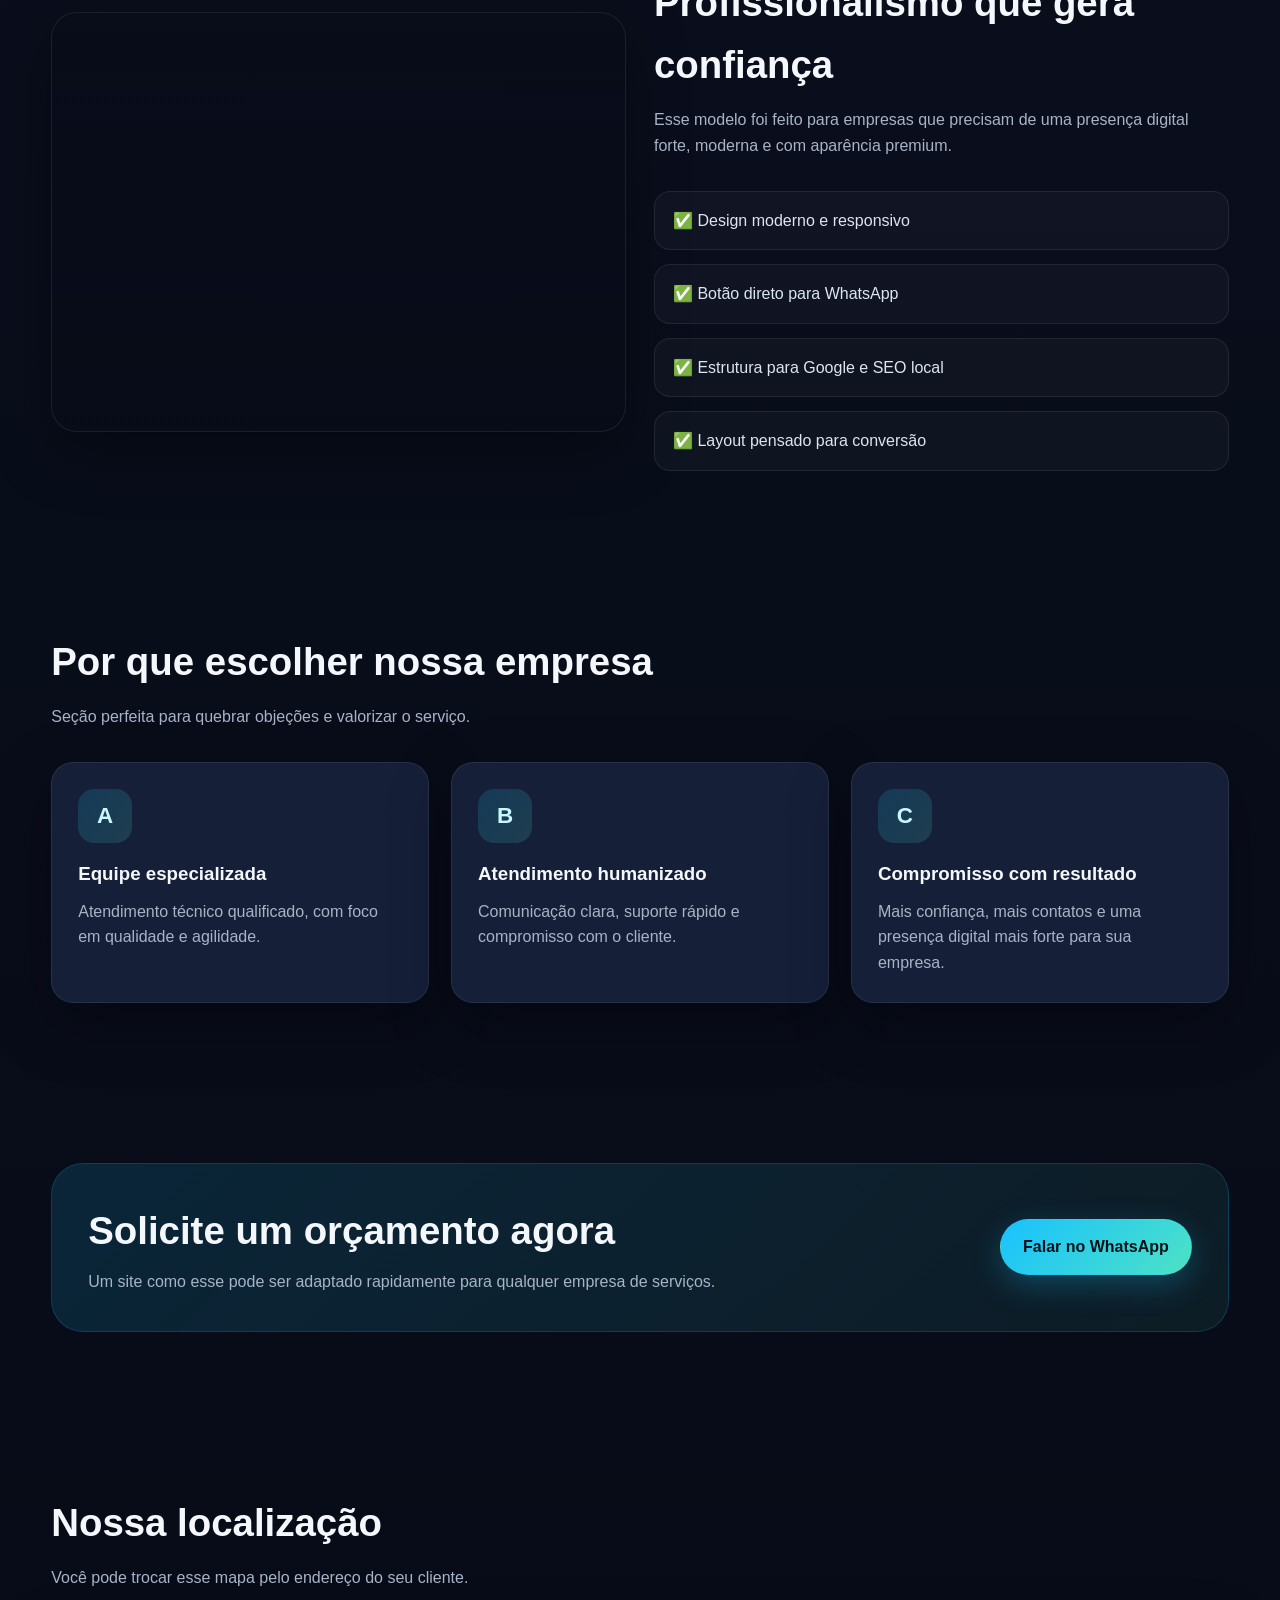
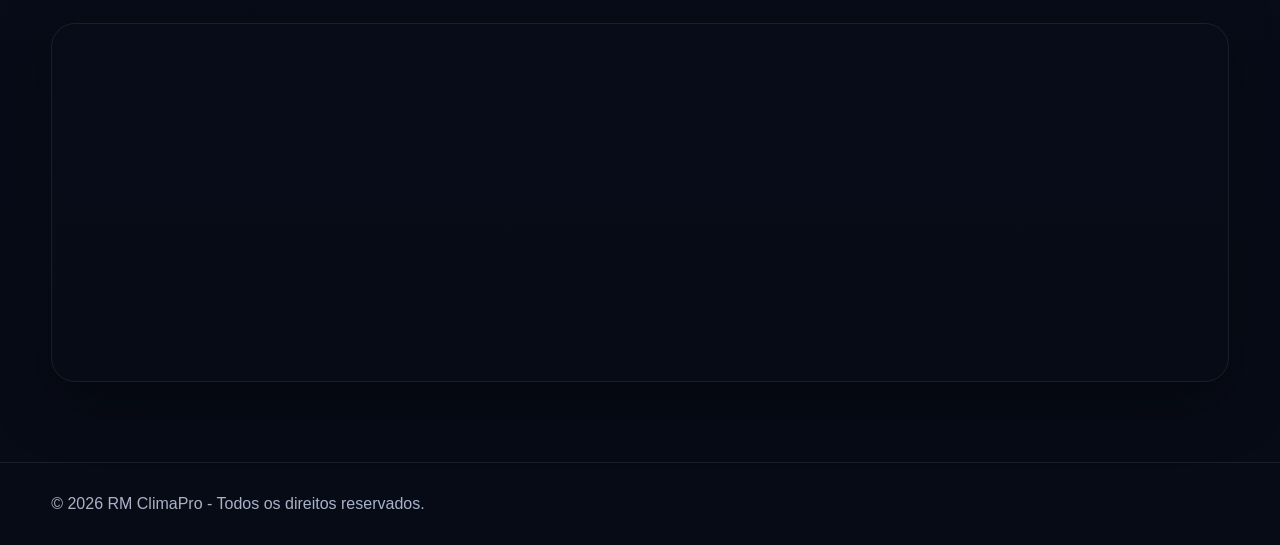
<file: servicos/index.html>
<!DOCTYPE html>
<html lang="pt-BR">
<head>
  <meta charset="UTF-8" />
  <meta name="viewport" content="width=device-width, initial-scale=1.0" />
  <title>RM Clima Pro | Serviços Técnicos</title>
  <meta name="description" content="Empresa especializada em instalação, manutenção e assistência técnica com atendimento rápido e profissional." />
  <style>
    :root{
      --bg:#0b1020;
      --bg-2:#11182d;
      --card:#151f38;
      --line:rgba(255,255,255,.08);
      --text:#f4f7fb;
      --muted:#a8b3c7;
      --primary:#18c2ff;
      --primary-2:#4de2c5;
      --shadow:0 20px 60px rgba(0,0,0,.35);
      --radius:22px;
      --max:1200px;
    }

    *{margin:0;padding:0;box-sizing:border-box}
    html{scroll-behavior:smooth}
    body{
      font-family:Arial, Helvetica, sans-serif;
      background:linear-gradient(180deg,var(--bg),#070b16);
      color:var(--text);
      line-height:1.6;
    }

    a{text-decoration:none;color:inherit}
    img{max-width:100%;display:block}
    .container{width:min(92%, var(--max));margin:0 auto}

    .header{
      position:sticky;top:0;z-index:1000;
      backdrop-filter:blur(14px);
      background:rgba(11,16,32,.75);
      border-bottom:1px solid var(--line);
    }

    .nav{
      display:flex;align-items:center;justify-content:space-between;
      min-height:78px;
    }

    .logo{
      font-size:1.35rem;font-weight:800;letter-spacing:.5px;
    }

    .logo span{color:var(--primary)}

    .menu{
      display:flex;gap:22px;align-items:center;
    }

    .menu a{
      color:var(--muted);
      transition:.25s;
      font-weight:600;
    }

    .menu a:hover{color:#fff}

    .btn{
      display:inline-flex;align-items:center;justify-content:center;
      padding:14px 22px;border-radius:999px;font-weight:700;
      transition:.3s ease;border:1px solid transparent;
      cursor:pointer;
    }

    .btn-primary{
      background:linear-gradient(135deg,var(--primary),var(--primary-2));
      color:#03111a;
      box-shadow:0 10px 30px rgba(24,194,255,.25);
    }

    .btn-primary:hover{transform:translateY(-2px)}

    .btn-outline{
      border-color:var(--line);
      color:#fff;
      background:rgba(255,255,255,.03);
    }

    .hero{
      padding:90px 0 60px;
    }

    .hero-grid{
      display:grid;
      grid-template-columns:1.15fr .85fr;
      gap:40px;
      align-items:center;
    }

    .badge{
      display:inline-block;
      padding:8px 14px;
      border:1px solid rgba(24,194,255,.25);
      background:rgba(24,194,255,.08);
      color:#b8efff;
      border-radius:999px;
      font-size:.92rem;
      margin-bottom:18px;
    }

    .hero h1{
      font-size:clamp(2.3rem, 5vw, 4.6rem);
      line-height:1.05;
      margin-bottom:18px;
    }

    .hero p{
      color:var(--muted);
      font-size:1.08rem;
      max-width:640px;
      margin-bottom:28px;
    }

    .hero-actions{
      display:flex;
      gap:14px;
      flex-wrap:wrap;
      margin-bottom:28px;
    }

    .hero-stats{
      display:grid;
      grid-template-columns:repeat(3,1fr);
      gap:14px;
    }

    .stat{
      padding:18px;
      background:rgba(255,255,255,.03);
      border:1px solid var(--line);
      border-radius:18px;
    }

    .stat strong{
      display:block;
      font-size:1.35rem;
      color:#fff;
    }

    .stat span{
      color:var(--muted);
      font-size:.95rem;
    }

    .hero-card{
      background:linear-gradient(180deg, rgba(255,255,255,.06), rgba(255,255,255,.02));
      border:1px solid var(--line);
      border-radius:28px;
      box-shadow:var(--shadow);
      padding:24px;
      position:relative;
      overflow:hidden;
    }

    .hero-card::before{
      content:"";
      position:absolute;
      width:220px;height:220px;
      background:radial-gradient(circle, rgba(24,194,255,.25), transparent 65%);
      top:-50px;right:-50px;
    }

    .hero-image{
      height:420px;
      border-radius:22px;
      background:
        linear-gradient(rgba(6,14,29,.45), rgba(6,14,29,.7)),
        url('https://images.unsplash.com/photo-1581092919535-7146ff1a5902?auto=format&fit=crop&w=1200&q=80') center/cover;
      border:1px solid rgba(255,255,255,.08);
    }

    section{padding:80px 0}
    .section-title{
      font-size:clamp(1.8rem,3vw,3rem);
      margin-bottom:12px;
    }
    .section-subtitle{
      color:var(--muted);
      max-width:700px;
      margin-bottom:32px;
    }

    .cards{
      display:grid;
      grid-template-columns:repeat(3,1fr);
      gap:22px;
    }

    .card{
      background:var(--card);
      border:1px solid var(--line);
      border-radius:var(--radius);
      padding:26px;
      transition:.3s;
      box-shadow:var(--shadow);
    }

    .card:hover{
      transform:translateY(-8px);
      border-color:rgba(24,194,255,.25);
    }

    .icon{
      width:54px;height:54px;border-radius:16px;
      display:grid;place-items:center;
      font-size:1.4rem;font-weight:800;
      background:linear-gradient(135deg, rgba(24,194,255,.16), rgba(77,226,197,.16));
      color:#c9f7ff;
      margin-bottom:16px;
    }

    .card h3{margin-bottom:10px}
    .card p{color:var(--muted)}

    .about-grid{
      display:grid;
      grid-template-columns:1fr 1fr;
      gap:28px;
      align-items:center;
    }

    .about-image{
      min-height:420px;
      border-radius:26px;
      background:
        linear-gradient(rgba(7,11,22,.35), rgba(7,11,22,.55)),
        url('https://images.unsplash.com/photo-1621905252507-b35492cc74b4?auto=format&fit=crop&w=1200&q=80') center/cover;
      border:1px solid var(--line);
      box-shadow:var(--shadow);
    }

    .list{
      display:grid;
      gap:14px;
      margin-top:20px;
    }

    .list li{
      list-style:none;
      padding:16px 18px;
      border-radius:16px;
      background:rgba(255,255,255,.03);
      border:1px solid var(--line);
      color:#dce5f1;
    }

    .cta{
      background:linear-gradient(135deg, rgba(24,194,255,.14), rgba(77,226,197,.08));
      border:1px solid rgba(24,194,255,.18);
      border-radius:32px;
      padding:36px;
      display:flex;
      justify-content:space-between;
      align-items:center;
      gap:20px;
      flex-wrap:wrap;
    }

    .map{
      border-radius:24px;
      overflow:hidden;
      border:1px solid var(--line);
      min-height:350px;
      box-shadow:var(--shadow);
    }

    .footer{
      padding:28px 0;
      border-top:1px solid var(--line);
      color:var(--muted);
    }

    .whatsapp{
      position:fixed;
      right:20px;
      bottom:20px;
      width:64px;height:64px;
      border-radius:50%;
      background:#25D366;
      display:grid;place-items:center;
      box-shadow:0 15px 35px rgba(37,211,102,.35);
      z-index:999;
      font-size:28px;
      color:#fff;
      font-weight:700;
    }

    .mobile-toggle{
      display:none;
      background:none;border:none;color:#fff;font-size:1.8rem;cursor:pointer;
    }

    @media (max-width: 980px){
      .hero-grid,.about-grid,.cards{grid-template-columns:1fr}
      .hero-image{height:340px}
    }

    @media (max-width: 768px){
      .mobile-toggle{display:block}
      .menu{
        display:none;
        position:absolute;
        top:78px;left:0;right:0;
        flex-direction:column;
        align-items:flex-start;
        padding:20px;
        background:#0d1427;
        border-bottom:1px solid var(--line);
      }
      .menu.active{display:flex}
      .hero-stats{grid-template-columns:1fr}
      .cta{padding:26px}
    }
  </style>
</head>
<body>

  <header class="header">
    <div class="container nav">
      <a href="#" class="logo">RM <span>ClimaPro</span></a>
      <button class="mobile-toggle" id="mobileToggle">☰</button>
      <nav class="menu" id="menu">
        <a href="#servicos">Serviços</a>
        <a href="#sobre">Sobre</a>
        <a href="#diferenciais">Diferenciais</a>
        <a href="#localizacao">Localização</a>
        <a href="https://wa.me/5541992274453" class="btn btn-primary">Solicitar Orçamento</a>
      </nav>
    </div>
  </header>

  <main>
    <section class="hero">
      <div class="container hero-grid">
        <div>
          <span class="badge">Atendimento rápido e profissional</span>
          <h1>Instalação, manutenção e assistência técnica com padrão profissional</h1>
          <p>
            Site modelo ideal para empresas de climatização, elétrica, manutenção e serviços técnicos.
            Estrutura pronta para gerar contatos no WhatsApp e transmitir confiança ao cliente.
          </p>
          <div class="hero-actions">
            <a href="https://wa.me/5541992274453" class="btn btn-primary">Chamar no WhatsApp</a>
            <a href="#servicos" class="btn btn-outline">Ver Serviços</a>
          </div>

          <div class="hero-stats">
            <div class="stat">
              <strong>+500</strong>
              <span>Atendimentos realizados</span>
            </div>
            <div class="stat">
              <strong>24h</strong>
              <span>Resposta rápida</span>
            </div>
            <div class="stat">
              <strong>100%</strong>
              <span>Foco na satisfação</span>
            </div>
          </div>
        </div>

        <div class="hero-card">
          <div class="hero-image"></div>
        </div>
      </div>
    </section>

    <section id="servicos">
      <div class="container">
        <h2 class="section-title">Serviços oferecidos</h2>
        <p class="section-subtitle">
          Estrutura ideal para destacar os principais serviços da empresa e facilitar o fechamento pelo WhatsApp.
        </p>

        <div class="cards">
          <article class="card">
            <div class="icon">01</div>
            <h3>Instalação</h3>
            <p>Instalação com acabamento profissional, segurança e desempenho para residências e empresas.</p>
          </article>

          <article class="card">
            <div class="icon">02</div>
            <h3>Manutenção Preventiva</h3>
            <p>Reduza falhas, aumente a vida útil dos equipamentos e mantenha o sistema funcionando melhor.</p>
          </article>

          <article class="card">
            <div class="icon">03</div>
            <h3>Assistência Técnica</h3>
            <p>Diagnóstico preciso, atendimento técnico especializado e solução rápida para o cliente.</p>
          </article>
        </div>
      </div>
    </section>

    <section id="sobre">
      <div class="container about-grid">
        <div class="about-image"></div>
        <div>
          <h2 class="section-title">Profissionalismo que gera confiança</h2>
          <p class="section-subtitle">
            Esse modelo foi feito para empresas que precisam de uma presença digital forte, moderna e com aparência premium.
          </p>

          <ul class="list">
            <li>✅ Design moderno e responsivo</li>
            <li>✅ Botão direto para WhatsApp</li>
            <li>✅ Estrutura para Google e SEO local</li>
            <li>✅ Layout pensado para conversão</li>
          </ul>
        </div>
      </div>
    </section>

    <section id="diferenciais">
      <div class="container">
        <h2 class="section-title">Por que escolher nossa empresa</h2>
        <p class="section-subtitle">
          Seção perfeita para quebrar objeções e valorizar o serviço.
        </p>

        <div class="cards">
          <article class="card">
            <div class="icon">A</div>
            <h3>Equipe especializada</h3>
            <p>Atendimento técnico qualificado, com foco em qualidade e agilidade.</p>
          </article>

          <article class="card">
            <div class="icon">B</div>
            <h3>Atendimento humanizado</h3>
            <p>Comunicação clara, suporte rápido e compromisso com o cliente.</p>
          </article>

          <article class="card">
            <div class="icon">C</div>
            <h3>Compromisso com resultado</h3>
            <p>Mais confiança, mais contatos e uma presença digital mais forte para sua empresa.</p>
          </article>
        </div>
      </div>
    </section>

    <section>
      <div class="container">
        <div class="cta">
          <div>
            <h2 class="section-title" style="margin-bottom:8px">Solicite um orçamento agora</h2>
            <p class="section-subtitle" style="margin:0">
              Um site como esse pode ser adaptado rapidamente para qualquer empresa de serviços.
            </p>
          </div>
          <a href="https://wa.me/5541992274453" class="btn btn-primary">Falar no WhatsApp</a>
        </div>
      </div>
    </section>

    <section id="localizacao">
      <div class="container">
        <h2 class="section-title">Nossa localização</h2>
        <p class="section-subtitle">Você pode trocar esse mapa pelo endereço do seu cliente.</p>

        <div class="map">
          <iframe
            src="https://www.google.com/maps?q=Joinville%20SC&output=embed"
            width="100%"
            height="350"
            style="border:0;"
            allowfullscreen=""
            loading="lazy">
          </iframe>
        </div>
      </div>
    </section>
  </main>

  <footer class="footer">
    <div class="container">
      © 2026 RM ClimaPro - Todos os direitos reservados.
    </div>
  </footer>

  <a class="whatsapp" href="https://wa.me/5541992274453" aria-label="WhatsApp">✆</a>

  <script>
    const mobileToggle = document.getElementById('mobileToggle');
    const menu = document.getElementById('menu');

    mobileToggle.addEventListener('click', () => {
      menu.classList.toggle('active');
    });
  </script>
</body>
</html>
</file>
<file: barbearia/css/style.css>
/* === RM BARBER | Tema escuro e dourado === */
/* Estilo limpo, moderno e responsivo (mobile first) */

:root {
  --bg: #0e0f12;
  --card: #111216;
  --muted: #9aa1a6;
  --accent: #c59a3b;
  --glass: rgba(255, 255, 255, 0.05);
  --whatsapp: #25d366;
  --radius: 12px;
  --max-width: 1100px;
  --transition: 0.3s ease;
}

* {
  margin: 0;
  padding: 0;
  box-sizing: border-box;
}

html {
  scroll-behavior: smooth;
}

body {
  font-family: "Inter", system-ui, -apple-system, "Segoe UI", Roboto, sans-serif;
  color: #e7e7e7;
  line-height: 1.5;
  background: 
    linear-gradient(rgba(0, 0, 0, 0.7), rgba(0, 0, 0, 0.8)),
    url("../img/fundo-barbearia.png") no-repeat center center fixed;
  background-size: cover;
}

/* ====== LAYOUT BASE ====== */
.container {
  width: 90%;
  max-width: var(--max-width);
  margin: 0 auto;
}

h1, h2, h3 {
  color: #fff;
}

.muted {
  color: var(--muted);
}

.small {
  font-size: 0.9rem;
  color: var(--muted);
}

/* ====== CABEÇALHO ====== */
header {
  position: fixed;
  top: 0;
  width: 100%;
  backdrop-filter: blur(8px);
  background: rgba(0, 0, 0, 0.4);
  z-index: 100;
  border-bottom: 1px solid rgba(255, 255, 255, 0.05);
}

.nav-inner {
  display: flex;
  align-items: center;
  justify-content: space-between;
  padding: 14px 0;
}

.brand {
  display: flex;
  align-items: center;
  gap: 12px;
}

.logo {
 width: 48px;
height: 48px;
border-radius: 50%;
object-fit: cover;
border: 2px solid var(--accent);
}
.logo img {
  width: 100%;
  height: 100%;
  border-radius: 50%;
}



.brand-text h1 {
  font-size: 1.2rem;
  font-weight: 700;
}

nav {
  display: flex;
  gap: 16px;
}

nav a {
  color: var(--muted);
  text-decoration: none;
  padding: 8px 10px;
  border-radius: 8px;
  transition: var(--transition);
}

nav a:hover {
  color: #fff;
  background: var(--glass);
}

.cta {
  background: linear-gradient(90deg, var(--accent), #a57c2b);
  color: #000;
  font-weight: 700;
  border-radius: 8px;
}

.hamb {
  display: none;
  background: none;
  border: none;
  font-size: 26px;
  color: #fff;
}

/* ====== HERO ====== */
.hero {
  padding-top: 120px;
  display: flex;
  align-items: center;
  justify-content: center;
  min-height: 90vh;
}

.hero-grid {
  display: grid;
  grid-template-columns: 1fr 400px;
  align-items: center;
  gap: 40px;
}

.hero h2 {
  font-size: 2.4rem;
  line-height: 1.1;
}

.accent {
  color: var(--accent);
}

.btn {
  display: inline-block;
  padding: 12px 20px;
  border-radius: 10px;
  text-decoration: none;
  font-weight: 600;
  transition: var(--transition);
}

.btn-primary {
  background: linear-gradient(90deg, var(--accent), #9c7228);
  color: #111;
}

.btn-primary:hover {
  filter: brightness(1.2);
}

.hero-card img {
  width: 100%;
  border-radius: 12px;
  box-shadow: 0 10px 20px rgba(0, 0, 0, 0.6);
}

/* ====== SEÇÕES ====== */
section {
  padding: 80px 0;
}

.card {
  background: var(--card);
  border-radius: var(--radius);
  padding: 24px;
  box-shadow: 0 0 20px rgba(0, 0, 0, 0.3);
}

/* ====== SERVIÇOS ====== */
.services {
  display: grid;
  grid-template-columns: repeat(auto-fit, minmax(260px, 1fr));
  gap: 20px;
  margin-top: 20px;
}

.service {
  background: rgba(255, 255, 255, 0.03);
  border-radius: 10px;
  padding: 18px;
  transition: var(--transition);
}

.service:hover {
  background: rgba(255, 255, 255, 0.06);
  transform: translateY(-4px);
}

.price {
  color: var(--accent);
  font-weight: bold;
  margin-top: 6px;
}

/* ====== GALERIA ====== */
.gallery-grid {
  display: grid;
  grid-template-columns: repeat(auto-fit, minmax(230px, 1fr));
  gap: 14px;
  margin-top: 18px;
}

.gallery-grid img {
  width: 100%;
  border-radius: 10px;
  object-fit: cover;
  transition: transform 0.4s ease;
}

.gallery-grid img:hover {
  transform: scale(1.05);
}

/* ====== CONTATO ====== */
.contact-row {
  display: flex;
  flex-wrap: wrap;
  gap: 20px;
}

.contact-left,
.contact-right {
  flex: 1;
}

.socials {
  margin-top: 10px;
  display: flex;
  gap: 10px;
}

.socials a {
  color: var(--accent);
  text-decoration: none;
  font-weight: 600;
  transition: var(--transition);
}

.socials a:hover {
  color: #fff;
}

/* ====== RODAPÉ ====== */
footer {
  background: #080808;
  text-align: center;
  padding: 20px 0;
  font-size: 0.9rem;
  color: var(--muted);
  border-top: 1px solid rgba(255, 255, 255, 0.05);
}

/* ====== BOTÃO FIXO DO WHATSAPP ====== */
.whatsapp-fab {
  position: fixed;
  right: 18px;
  bottom: 18px;
  z-index: 999;
}

.whatsapp-btn {
  display: flex;
  align-items: center;
  justify-content: center;
  background: var(--whatsapp);
  width: 60px;
  height: 60px;
  border-radius: 50%;
  box-shadow: 0 6px 25px rgba(37, 211, 102, 0.3);
  transition: transform 0.3s ease;
}

.whatsapp-btn:hover {
  transform: scale(1.1);
}

/* ====== RESPONSIVIDADE ====== */
@media (max-width: 880px) {
  .hero-grid {
    grid-template-columns: 1fr;
    text-align: center;
  }

  nav {
    display: none;
    flex-direction: column;
    background: rgba(0, 0, 0, 0.9);
    position: absolute;
    top: 70px;
    right: 0;
    width: 180px;
    border-radius: 8px;
    padding: 10px;
  }

  .hamb {
    display: block;
  }

  .contact-row {
    flex-direction: column;
  }

  .gallery-grid {
    grid-template-columns: 1fr 1fr;
  }
}

@media (max-width: 480px) {
  .gallery-grid {
    grid-template-columns: 1fr;
  }

  .hero h2 {
    font-size: 1.8rem;
  }

  .btn {
    font-size: 0.9rem;
  }
}

/* ====== MENU HAMBURGUER ATIVO ====== */
@media (max-width: 880px) {
  nav {
    display: flex;
    flex-direction: column;
    position: absolute;
    top: 70px;
    right: 20px;
    background: rgba(0, 0, 0, 0.9);
    padding: 15px;
    border-radius: 10px;
    width: 180px;
    transform: translateY(-20px);
    opacity: 0;
    pointer-events: none;
    transition: all 0.4s ease;
  }

  nav.active {
    transform: translateY(0);
    opacity: 1;
    pointer-events: all;
  }

  .hamb {
    display: block;
    cursor: pointer;
    font-size: 26px;
    background: none;
    border: none;
    color: var(--accent);
    transition: transform 0.3s ease;
  }

  /* Ícone do menu: animação para ✕ */
  .hamb::before {
    content: "☰";
    display: inline-block;
    transition: transform 0.3s ease, opacity 0.3s ease;
  }

  .hamb.open::before {
    content: "✕";
    transform: rotate(180deg);
    color: #ffdd7f;
  }

  nav a {
    padding: 10px 0;
    color: #fff;
    border-bottom: 1px solid rgba(255, 255, 255, 0.1);
    text-align: right;
  }

  nav a:last-child {
    border-bottom: none;
  }
}
</file>
<file: climatizacao/css/style.css>
:root {
      --bg: #05070a;
      --bg-soft: #0a0f14;
      --card: #0f1720;
      --card-border: rgba(0,255,150,0.15);
      --primary: #00c2ff;
      --primary-2: #00ffa3;
      --text: #ffffff;
      --muted: #8fa3b0;
      --success: #00ffa3;
      --shadow: 0 15px 40px rgba(0,0,0,0.6);
      --radius: 22px;
      --container: 1180px;
    }

    * { box-sizing: border-box; margin: 0; padding: 0; }
    html { scroll-behavior: smooth; }
    body {
      font-family: Arial, Helvetica, sans-serif;
      background: linear-gradient(180deg, #0b0f14 0%, #11161c 100%);
      color: var(--text);
      line-height: 1.6;
    }

    a { text-decoration: none; color: inherit; }
    img { max-width: 100%; display: block; }

    .container {
      width: min(92%, var(--container));
      margin: 0 auto;
    }

    .topbar {
      position: sticky;
      top: 0;
      z-index: 1000;
      backdrop-filter: blur(12px);
      background: rgba(7,17,31,0.7);
      border-bottom: 1px solid rgba(255,255,255,0.08);
    }

    .nav {
      display: flex;
      align-items: center;
      justify-content: space-between;
      min-height: 78px;
      gap: 20px;
    }

    .logo {
      display: flex;
      flex-direction: column;
      font-weight: 700;
      letter-spacing: 0.5px;
    }

    .logo span:first-child {
      font-size: 1.35rem;
      color: #fff;
    }

    .logo span:last-child {
      font-size: 0.8rem;
      color: var(--primary-2);
      text-transform: uppercase;
      letter-spacing: 2px;
    }

    .menu {
      display: flex;
      gap: 24px;
      align-items: center;
      flex-wrap: wrap;
    }

    .menu a {
      color: var(--muted);
      font-size: 0.95rem;
      transition: 0.3s;
    }

    .menu a:hover { color: #fff; }

    .btn {
      display: inline-flex;
      align-items: center;
      justify-content: center;
      gap: 10px;
      border: 0;
      cursor: pointer;
      padding: 14px 22px;
      border-radius: 999px;
      font-weight: 700;
      transition: transform 0.25s ease, opacity 0.25s ease, box-shadow 0.25s ease;
    }

    .btn:hover {
      transform: translateY(-2px);
      opacity: 0.95;
    }

    .btn-primary {
      background: linear-gradient(135deg, var(--primary), var(--primary-2));
      color: #001018;
      box-shadow: 0 0 20px rgba(0,255,163,0.4), 0 10px 30px rgba(0,194,255,0.3);
    }

    .btn-whats {
      background: var(--success);
      color: white;
      box-shadow: 0 10px 24px rgba(37,211,102,0.22);
    }

    .hero {
      padding: 78px 0 36px;
    }

    .hero-grid {
      display: grid;
      grid-template-columns: 1.2fr 0.8fr;
      gap: 38px;
      align-items: center;
    }

    .tag {
      display: inline-flex;
      padding: 8px 14px;
      border: 1px solid rgba(111,230,255,0.25);
      background: rgba(111,230,255,0.08);
      color: var(--primary-2);
      border-radius: 999px;
      font-size: 0.86rem;
      margin-bottom: 18px;
    }

    .hero h1 {
      font-size: clamp(2.2rem, 5vw, 4.3rem);
      line-height: 1.05;
      margin-bottom: 18px;
    }

    .hero p {
      color: var(--muted);
      font-size: 1.08rem;
      max-width: 640px;
      margin-bottom: 28px;
    }

    .hero-actions {
      display: flex;
      gap: 14px;
      flex-wrap: wrap;
      margin-bottom: 28px;
    }

    .hero-stats {
      display: grid;
      grid-template-columns: repeat(3, 1fr);
      gap: 14px;
    }

    .stat {
      background: var(--card);
      border: 1px solid var(--card-border);
      border-radius: 18px;
      padding: 18px;
      box-shadow: var(--shadow);
    }

    .stat strong {
      display: block;
      font-size: 1.25rem;
      color: #fff;
      margin-bottom: 4px;
    }

    .stat span {
      color: var(--muted);
      font-size: 0.92rem;
    }

    .hero-card {
      background: linear-gradient(180deg, rgba(255,255,255,0.10), rgba(255,255,255,0.05));
      border: 1px solid rgba(255,255,255,0.12);
      border-radius: 28px;
      padding: 26px;
      box-shadow: var(--shadow);
      position: relative;
      overflow: hidden;
    }

    .hero-card::before {
      content: "";
      position: absolute;
      width: 220px;
      height: 220px;
      background: radial-gradient(circle, rgba(0,255,163,0.25), transparent 70%);
      right: -40px;
      top: -40px;
    }

    .hero-card h3 {
      font-size: 1.2rem;
      margin-bottom: 10px;
    }

    .hero-card ul {
      list-style: none;
      display: grid;
      gap: 12px;
      color: var(--muted);
      margin: 20px 0 24px;
    }

    .hero-card li {
      display: flex;
      gap: 10px;
      align-items: flex-start;
    }

    .hero-card li::before {
      content: "✔";
      color: var(--primary-2);
      font-weight: 700;
    }

    section {
      padding: 36px 0 26px;
    }

    .section-head {
      display: flex;
      align-items: end;
      justify-content: space-between;
      gap: 20px;
      margin-bottom: 24px;
      flex-wrap: wrap;
    }

    .section-head h2 {
      font-size: clamp(1.6rem, 3vw, 2.6rem);
      margin-bottom: 8px;
    }

    .section-head p {
      color: var(--muted);
      max-width: 700px;
    }

    .services {
      display: grid;
      grid-template-columns: repeat(3, 1fr);
      gap: 20px;
    }
    .legenda{
        text-align: center;
    }

    .service-card,
    .product-card,
    .info-card {
      background: var(--card);
      border: 1px solid var(--card-border);
      border-radius: var(--radius);
      padding: 22px;
      box-shadow: var(--shadow);
    }

    .service-card h3,
    .product-card h3,
    .info-card h3 {
      margin-bottom: 10px;
      font-size: 1.15rem;
    }

    .service-card p,
    .product-card p,
    .info-card p {
      color: var(--muted);
      font-size: 0.96rem;
    }

    .catalog {
      display: grid;
      grid-template-columns: repeat(3, 1fr);
      gap: 22px;
    }

    .product-card {
      display: flex;
      flex-direction: column;
      gap: 16px;
      position: relative;
      overflow: hidden;
    }

    .badge {
      display: inline-flex;
      width: fit-content;
      padding: 7px 12px;
      border-radius: 999px;
      font-size: 0.8rem;
      font-weight: 700;
      color: #001018;
      background: linear-gradient(135deg, var(--primary), var(--primary-2));
      box-shadow: 0 0 12px rgba(0,255,163,0.5);
    }

    .product-image {
      height: 220px;
      border-radius: 18px;
      background: linear-gradient(135deg, rgba(0,194,255,0.2), rgba(0,255,163,0.15));
      border: 1px solid rgba(0,255,163,0.2);
      display: grid;
      place-items: center;
      font-size: 3.5rem;
      box-shadow: inset 0 0 20px rgba(0,255,163,0.1);
    }

    .product-specs {
      display: flex;
      flex-wrap: wrap;
      gap: 8px;
    }

    .product-specs span {
      padding: 8px 11px;
      border-radius: 999px;
      background: rgba(255,255,255,0.06);
      color: var(--muted);
      font-size: 0.82rem;
      border: 1px solid rgba(255,255,255,0.08);
    }

    .price-box {
      display: flex;
      justify-content: space-between;
      align-items: center;
      gap: 16px;
      margin-top: auto;
      flex-wrap: wrap;
    }

    .price small {
      display: block;
      color: var(--muted);
      font-size: 0.82rem;
    }

    .price strong {
      font-size: 1.65rem;
      color: #fff;
    }

    .why {
      display: grid;
      grid-template-columns: repeat(4, 1fr);
      gap: 18px;
    }

    .contact-box {
      background: linear-gradient(135deg, rgba(24,194,255,0.18), rgba(255,255,255,0.05));
      border: 1px solid rgba(255,255,255,0.12);
      border-radius: 28px;
      padding: 28px;
      display: flex;
      justify-content: space-between;
      align-items: center;
      gap: 20px;
      flex-wrap: wrap;
      box-shadow: var(--shadow);
    }

    .contact-box p {
      color: var(--muted);
      max-width: 700px;
    }

    footer {
      padding: 28px 0 38px;
      color: var(--muted);
      text-align: center;
      font-size: 0.92rem;
    }

    .floating-whats {
      position: fixed;
      right: 20px;
      bottom: 20px;
      width: 62px;
      height: 62px;
      border-radius: 50%;
      display: grid;
      place-items: center;
      background: var(--success);
      color: white;
      font-size: 1.8rem;
      box-shadow: 0 16px 32px rgba(37,211,102,0.35);
      z-index: 1100;
    }

    @media (max-width: 1100px) {
      .hero-grid,
      .catalog,
      .services,
      .why {
        grid-template-columns: 1fr 1fr;
      }
    }

    @media (max-width: 780px) {
      .nav { flex-direction: column; padding: 14px 0; }
      .menu { justify-content: center; }
      .hero-grid,
      .catalog,
      .services,
      .why,
      .hero-stats {
        grid-template-columns: 1fr;
      }
      .hero { padding-top: 42px; }
      .product-image { height: 180px; }
      .contact-box { align-items: flex-start; }
    }
</file>
<file: construtora/css/style.css>
:root {
  --bg: #0b0d12;
  --bg-soft: #11151d;
  --bg-card: rgba(255, 255, 255, 0.04);
  --line: rgba(255, 255, 255, 0.09);
  --text: #f5f7fa;
  --muted: #b7bec9;
  --gold: #d4a94d;
  --gold-strong: #f0c56b;
  --white: #ffffff;
  --shadow: 0 20px 50px rgba(0, 0, 0, 0.35);
  --radius: 22px;
  --radius-lg: 32px;
  --transition: 0.35s ease;
}

* {
  margin: 0;
  padding: 0;
  box-sizing: border-box;
}

html {
  scroll-behavior: smooth;
}

body {
  font-family: "Inter", sans-serif;
  background: linear-gradient(180deg, #090b10 0%, #0d1118 100%);
  color: var(--text);
  line-height: 1.6;
  overflow-x: hidden;
}

a {
  text-decoration: none;
  color: inherit;
}

img {
  max-width: 100%;
  display: block;
}

.container {
  width: min(1180px, 92%);
  margin: 0 auto;
}

.header {
  position: sticky;
  top: 0;
  z-index: 999;
  background: rgba(10, 12, 18, 0.8);
  backdrop-filter: blur(14px);
  border-bottom: 1px solid var(--line);
}

.nav {
  min-height: 84px;
  display: flex;
  align-items: center;
  justify-content: space-between;
  gap: 18px;
}

.logo {
  display: flex;
  align-items: center;
  gap: 14px;
}

.logo-mark {
  width: 50px;
  height: 50px;
  border-radius: 16px;
  display: grid;
  place-items: center;
  background: linear-gradient(135deg, var(--gold) 0%, #7a5920 100%);
  color: #111;
  font-size: 1rem;
  font-weight: 800;
  box-shadow: var(--shadow);
}

.logo-text {
  display: flex;
  flex-direction: column;
  line-height: 1.1;
}

.logo-text strong {
  font-size: 1rem;
}

.logo-text small {
  font-size: 0.75rem;
  color: var(--muted);
}

.menu {
  display: flex;
  align-items: center;
  gap: 28px;
}

.menu a {
  color: var(--muted);
  font-weight: 500;
  transition: var(--transition);
}

.menu a:hover {
  color: var(--white);
}

.btn {
  display: inline-flex;
  align-items: center;
  justify-content: center;
  min-height: 52px;
  padding: 0 24px;
  border-radius: 999px;
  font-weight: 700;
  transition: var(--transition);
  border: 1px solid transparent;
}

.btn-gold {
  background: linear-gradient(135deg, var(--gold-strong), var(--gold));
  color: #121212;
  box-shadow: 0 12px 30px rgba(212, 169, 77, 0.25);
}

.btn-gold:hover {
  transform: translateY(-2px);
  filter: brightness(1.05);
}

.btn-outline {
  border-color: rgba(255, 255, 255, 0.14);
  color: var(--white);
  background: transparent;
}

.btn-outline:hover {
  background: rgba(255, 255, 255, 0.04);
  border-color: rgba(255, 255, 255, 0.28);
}

.hero {
  position: relative;
  padding: 80px 0 60px;
  overflow: hidden;
}

.hero-overlay {
  position: absolute;
  inset: 0;
  background:
    radial-gradient(circle at top right, rgba(212, 169, 77, 0.18), transparent 28%),
    radial-gradient(circle at left center, rgba(255, 255, 255, 0.06), transparent 20%);
  pointer-events: none;
}

.hero-grid {
  position: relative;
  z-index: 2;
  display: grid;
  grid-template-columns: 1.1fr 0.9fr;
  align-items: center;
  gap: 50px;
}

.tag,
.section-tag {
  display: inline-block;
  padding: 8px 14px;
  border-radius: 999px;
  border: 1px solid var(--line);
  background: rgba(255, 255, 255, 0.04);
  color: var(--gold-strong);
  font-size: 0.82rem;
  font-weight: 600;
  letter-spacing: 0.08em;
  text-transform: uppercase;
}

.hero-content h1 {
  font-size: clamp(2.5rem, 5vw, 4.7rem);
  line-height: 1.05;
  margin: 22px 0 20px;
}

.hero-content p {
  max-width: 620px;
  color: var(--muted);
  font-size: 1.08rem;
}

.hero-actions {
  display: flex;
  flex-wrap: wrap;
  gap: 14px;
  margin-top: 32px;
}

.hero-stats {
  display: grid;
  grid-template-columns: repeat(3, 1fr);
  gap: 16px;
  margin-top: 40px;
}

.stat-card {
  padding: 22px;
  border-radius: var(--radius);
  background: var(--bg-card);
  border: 1px solid var(--line);
  backdrop-filter: blur(10px);
}

.stat-card h3 {
  font-size: 1.8rem;
  color: var(--gold-strong);
}

.stat-card p {
  font-size: 0.95rem;
  color: var(--muted);
  margin-top: 6px;
}

.hero-card {
  background: rgba(255, 255, 255, 0.04);
  border: 1px solid var(--line);
  padding: 18px;
  border-radius: var(--radius-lg);
  box-shadow: var(--shadow);
}

.hero-image {
  height: 320px;
  border-radius: 24px;
  background:
    linear-gradient(rgba(0,0,0,0.18), rgba(0,0,0,0.35)),
    linear-gradient(135deg, #1f1f1f, #4f3d22, #b88b31);
  margin-bottom: 18px;
}

.hero-info span {
  color: var(--gold-strong);
  font-size: 0.85rem;
  text-transform: uppercase;
  letter-spacing: 0.08em;
}

.hero-info h3 {
  font-size: 1.7rem;
  line-height: 1.25;
  margin: 14px 0 18px;
}

.hero-mini-grid {
  display: grid;
  grid-template-columns: repeat(2, 1fr);
  gap: 14px;
}

.hero-mini-grid div {
  padding: 16px;
  border-radius: 18px;
  background: rgba(255, 255, 255, 0.04);
  border: 1px solid var(--line);
}

.hero-mini-grid small {
  display: block;
  color: var(--muted);
  margin-bottom: 8px;
}

.hero-mini-grid strong {
  font-size: 0.95rem;
}

.section {
  padding: 100px 0;
}

.section-dark {
  background: linear-gradient(180deg, rgba(255,255,255,0.02), rgba(255,255,255,0.015));
  border-top: 1px solid var(--line);
  border-bottom: 1px solid var(--line);
}

.section-head {
  max-width: 760px;
  margin-bottom: 50px;
}

.section-head h2 {
  font-size: clamp(2rem, 4vw, 3.2rem);
  line-height: 1.12;
  margin: 16px 0;
}

.section-head p {
  color: var(--muted);
  font-size: 1.03rem;
}

.services-grid,
.projects-grid,
.testimonials-grid {
  display: grid;
  gap: 24px;
}

.services-grid {
  grid-template-columns: repeat(4, 1fr);
}

.service-card {
  padding: 30px 24px;
  border-radius: 26px;
  border: 1px solid var(--line);
  background: var(--bg-card);
  transition: var(--transition);
}

.service-card:hover,
.project-card:hover,
.testimonial-card:hover,
.about-item:hover {
  transform: translateY(-6px);
  border-color: rgba(212, 169, 77, 0.35);
}

.icon-box {
  width: 58px;
  height: 58px;
  border-radius: 18px;
  background: linear-gradient(135deg, rgba(212,169,77,0.25), rgba(212,169,77,0.06));
  border: 1px solid rgba(212, 169, 77, 0.15);
  margin-bottom: 20px;
}

.service-card h3 {
  font-size: 1.3rem;
  margin-bottom: 12px;
}

.service-card p,
.project-info p,
.testimonial-card p,
.footer-col p,
.footer-col li,
.about-content p {
  color: var(--muted);
}

.about-grid {
  display: grid;
  grid-template-columns: 1fr 1fr;
  gap: 40px;
  align-items: start;
}

.about-content h2 {
  font-size: clamp(2rem, 4vw, 3rem);
  line-height: 1.1;
  margin: 16px 0 20px;
}

.about-content p + p {
  margin-top: 14px;
}

.about-list {
  display: grid;
  grid-template-columns: repeat(2, 1fr);
  gap: 18px;
}

.about-item {
  padding: 22px 20px;
  border-radius: 22px;
  border: 1px solid var(--line);
  background: rgba(255,255,255,0.04);
  font-weight: 600;
  transition: var(--transition);
}

.projects-grid {
  grid-template-columns: repeat(3, 1fr);
}

.project-card {
  border-radius: 28px;
  overflow: hidden;
  background: var(--bg-card);
  border: 1px solid var(--line);
  transition: var(--transition);
}

.project-image {
  height: 270px;
}

.project-image-1 {
  background: linear-gradient(135deg, #1e1e1e, #4e3f28, #cda14b);
}

.project-image-2 {
  background: linear-gradient(135deg, #131820, #243447, #8f6d34);
}

.project-image-3 {
  background: linear-gradient(135deg, #1b1b1b, #3c3428, #d2b26c);
}

.project-info {
  padding: 24px;
}

.project-info h3,
.testimonial-card h4 {
  margin-bottom: 10px;
}

.testimonials-grid {
  grid-template-columns: repeat(3, 1fr);
}

.testimonial-card {
  padding: 30px 24px;
  border-radius: 26px;
  border: 1px solid var(--line);
  background: var(--bg-card);
  transition: var(--transition);
}

.testimonial-card h4 {
  margin-top: 20px;
  font-size: 1.05rem;
}

.testimonial-card span {
  color: var(--gold-strong);
  font-size: 0.92rem;
}

.cta-section {
  padding-top: 60px;
}

.cta-box {
  padding: 50px;
  border-radius: 34px;
  border: 1px solid rgba(212, 169, 77, 0.25);
  background:
    linear-gradient(135deg, rgba(212,169,77,0.14), rgba(255,255,255,0.03)),
    #0f131a;
  box-shadow: var(--shadow);
}

.cta-box h2 {
  font-size: clamp(2rem, 4vw, 3.3rem);
  line-height: 1.1;
  margin: 16px 0;
  max-width: 760px;
}

.cta-box p {
  max-width: 760px;
  color: var(--muted);
  font-size: 1.05rem;
}

.cta-actions {
  display: flex;
  flex-wrap: wrap;
  gap: 14px;
  margin-top: 28px;
}

.footer {
  padding: 70px 0 40px;
  border-top: 1px solid var(--line);
  background: #090c11;
}

.footer-grid {
  display: grid;
  grid-template-columns: 1.2fr 1fr 1fr;
  gap: 30px;
}

.footer-col h3,
.footer-col h4 {
  margin-bottom: 14px;
}

.footer-col ul {
  list-style: none;
}

.footer-col li + li {
  margin-top: 8px;
}

.whatsapp-float {
  position: fixed;
  right: 22px;
  bottom: 22px;
  width: 62px;
  height: 62px;
  border-radius: 50%;
  background: linear-gradient(135deg, #25d366, #18a64c);
  color: white;
  display: grid;
  place-items: center;
  box-shadow: 0 18px 35px rgba(37, 211, 102, 0.35);
  z-index: 999;
  transition: var(--transition);
}

.whatsapp-float:hover {
  transform: translateY(-4px) scale(1.03);
}

.whatsapp-float svg {
  width: 31px;
  height: 31px;
}

.menu-toggle {
  display: none;
  width: 48px;
  height: 48px;
  background: transparent;
  border: 1px solid var(--line);
  border-radius: 14px;
  cursor: pointer;
  padding: 10px;
}

.menu-toggle span {
  display: block;
  width: 100%;
  height: 2px;
  background: white;
  margin: 5px 0;
  transition: var(--transition);
}

.reveal {
  opacity: 0;
  transform: translateY(30px);
  transition: 0.8s ease;
}

.reveal.active {
  opacity: 1;
  transform: translateY(0);
}

.delay-1 {
  transition-delay: 0.1s;
}

.delay-2 {
  transition-delay: 0.2s;
}

.delay-3 {
  transition-delay: 0.3s;
}

@media (max-width: 1100px) {
  .services-grid {
    grid-template-columns: repeat(2, 1fr);
  }

  .projects-grid,
  .testimonials-grid,
  .footer-grid,
  .about-grid {
    grid-template-columns: 1fr;
  }

  .hero-grid {
    grid-template-columns: 1fr;
  }
}

@media (max-width: 860px) {
  .desktop-btn {
    display: none;
  }

  .menu-toggle {
    display: block;
  }

  .menu {
    position: absolute;
    top: 84px;
    left: 0;
    width: 100%;
    background: rgba(10, 12, 18, 0.98);
    border-bottom: 1px solid var(--line);
    display: flex;
    flex-direction: column;
    align-items: flex-start;
    padding: 20px 4%;
    gap: 18px;
    opacity: 0;
    pointer-events: none;
    transform: translateY(-10px);
    transition: var(--transition);
  }

  .menu.active {
    opacity: 1;
    pointer-events: all;
    transform: translateY(0);
  }

  .hero-stats,
  .hero-mini-grid,
  .about-list,
  .services-grid,
  .projects-grid,
  .testimonials-grid {
    grid-template-columns: 1fr;
  }

  .cta-box {
    padding: 34px 24px;
  }
}

@media (max-width: 600px) {
  .section {
    padding: 78px 0;
  }

  .hero {
    padding-top: 50px;
  }

  .hero-content h1 {
    font-size: 2.35rem;
  }

  .section-head h2,
  .about-content h2,
  .cta-box h2 {
    font-size: 2rem;
  }

  .stat-card,
  .service-card,
  .testimonial-card,
  .about-item {
    padding: 20px;
  }

  .hero-image {
    height: 240px;
  }
}
</file>
